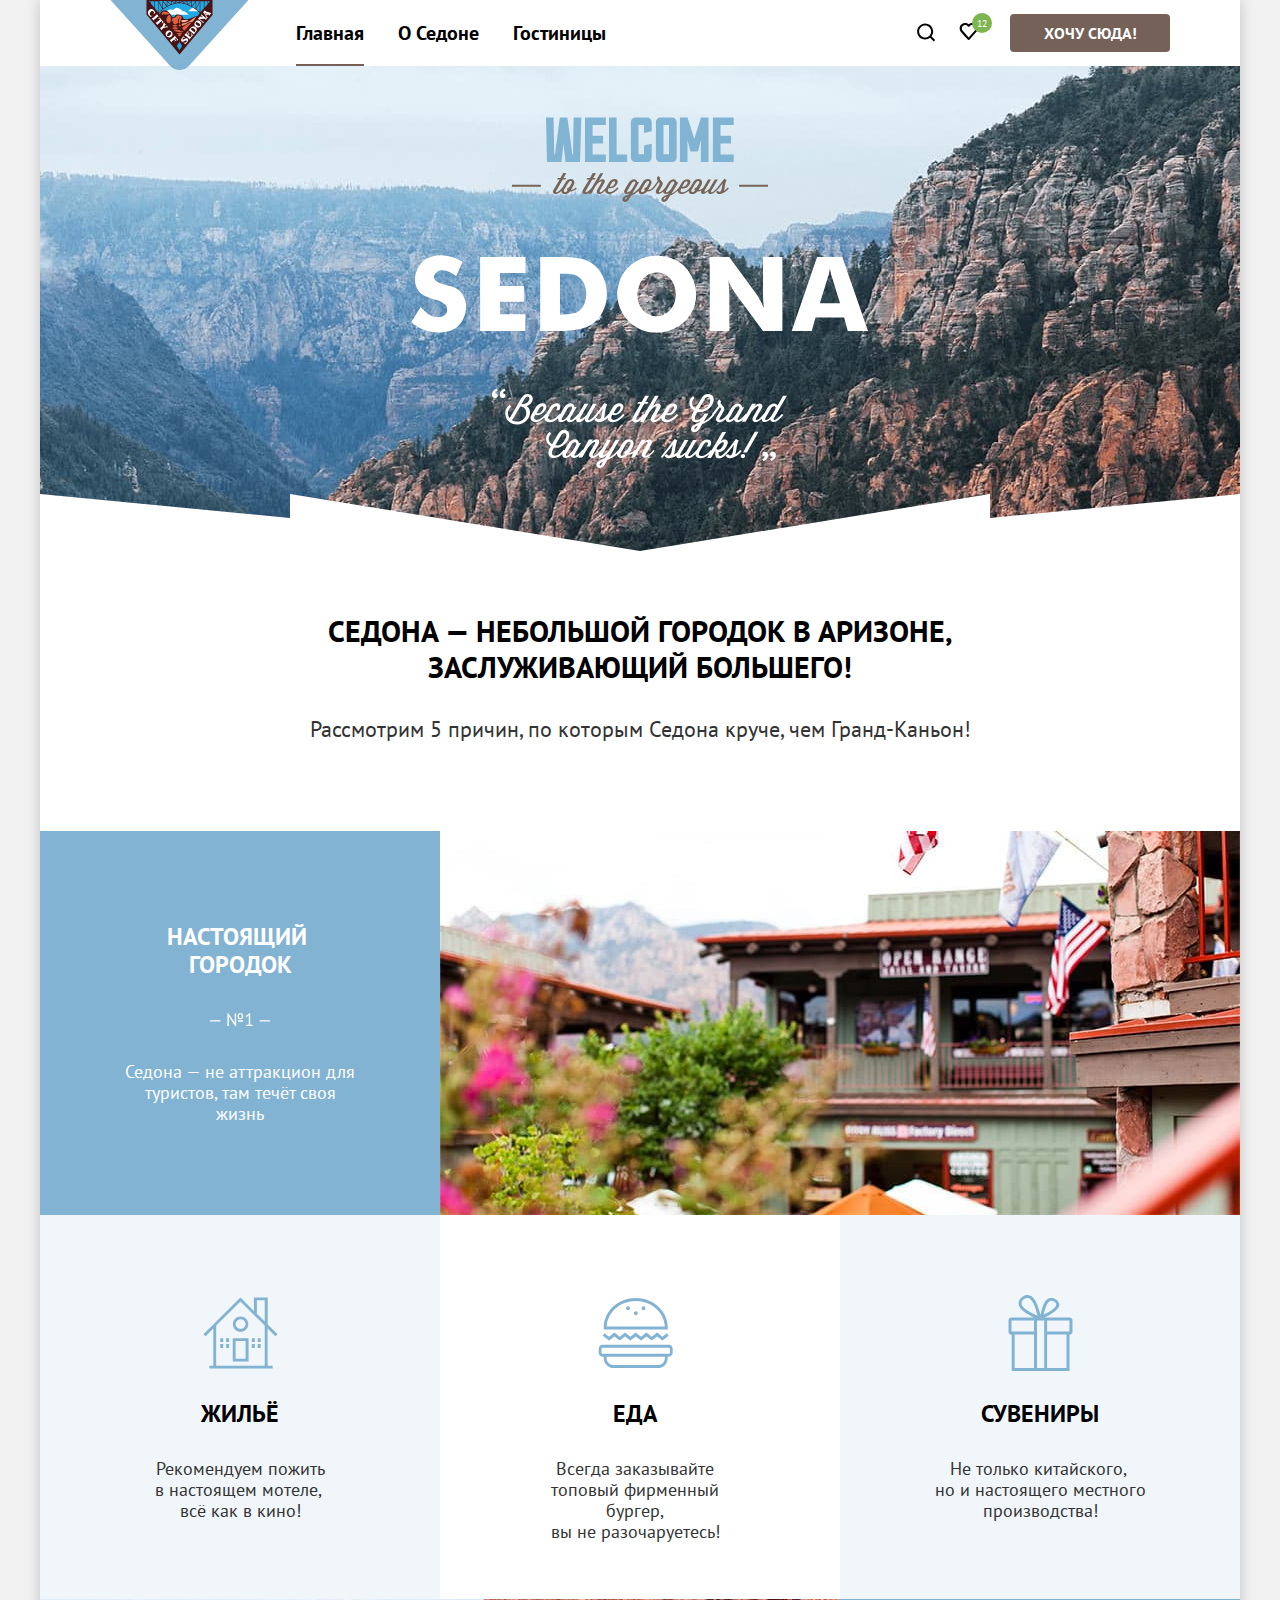
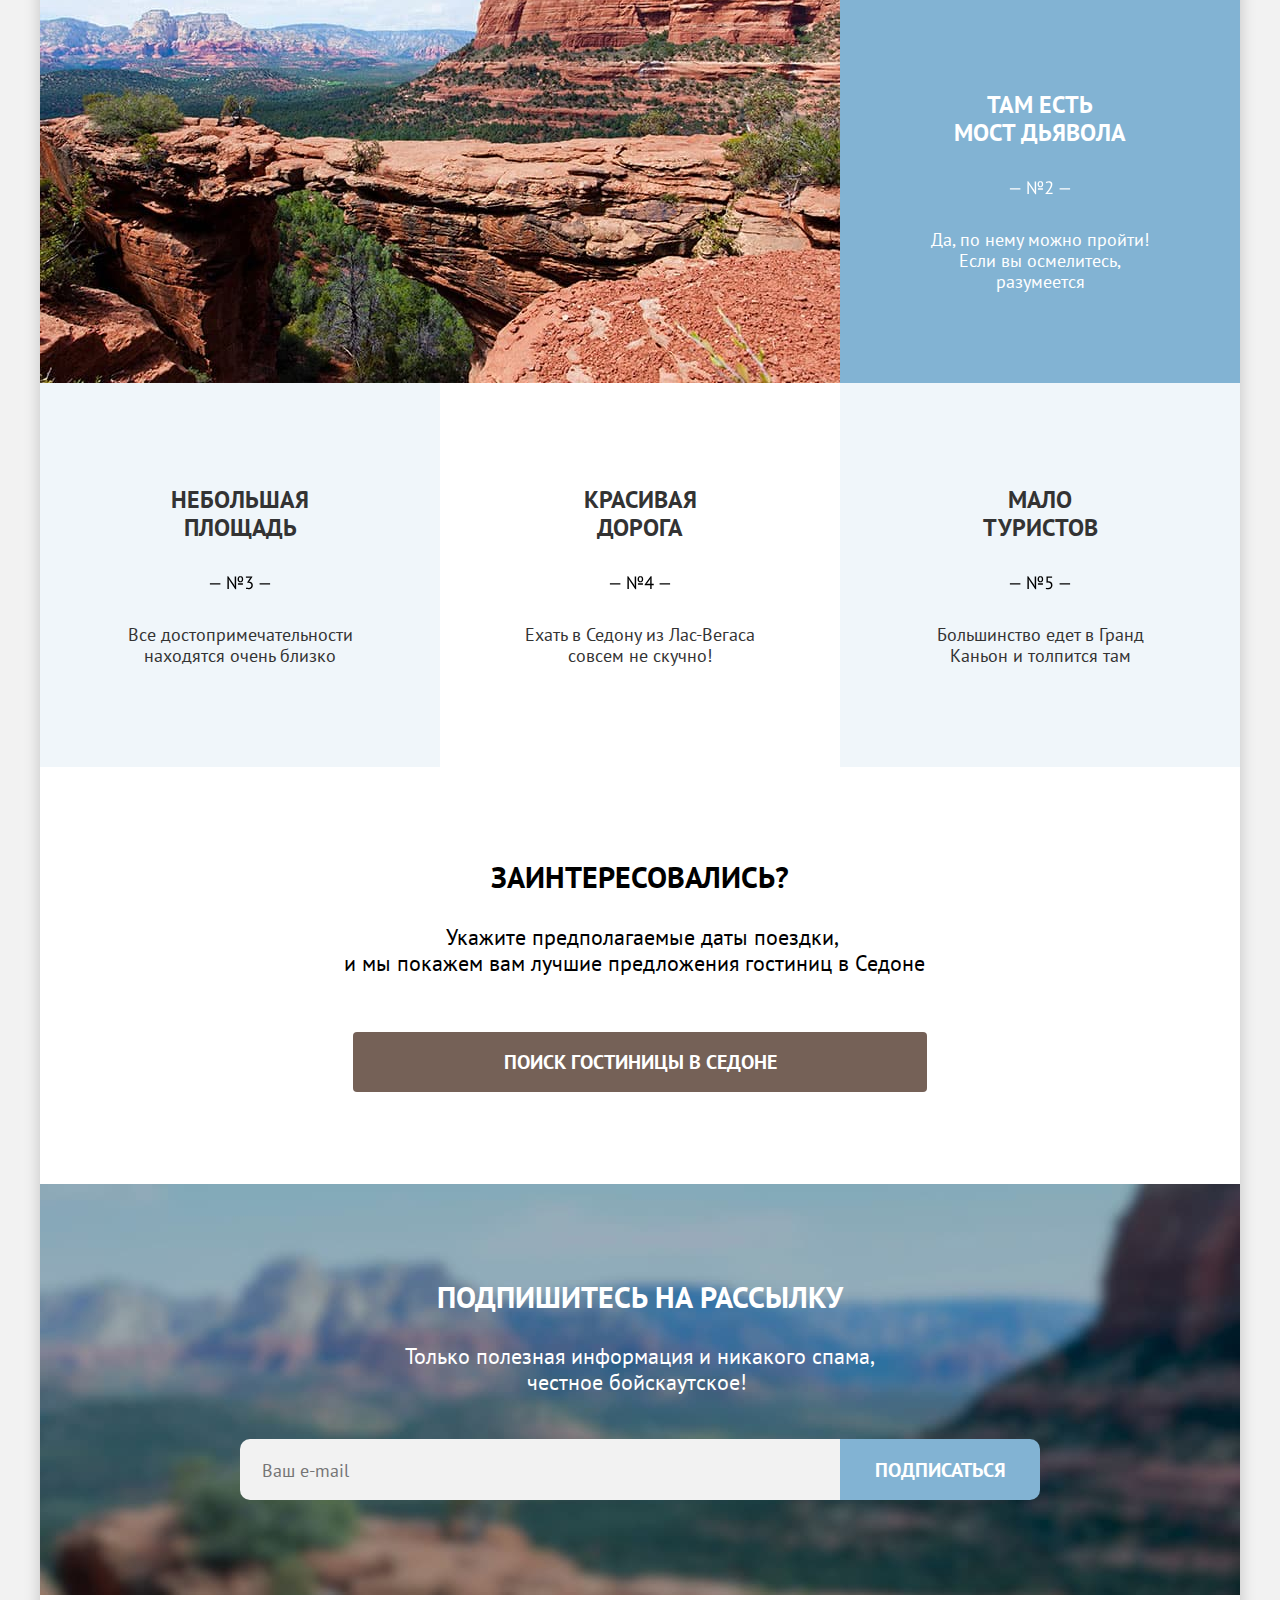
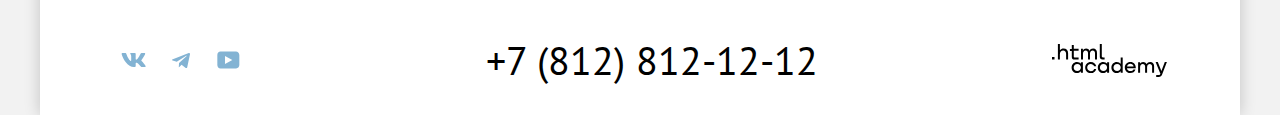
<file: index.html>
<!DOCTYPE html>
<html lang="ru">
  <head>
    <meta charset="utf-8">
    <title>HTML Academy: Седона</title>
    <link rel="stylesheet" href="./styles/styles.css">
    <link rel="icon" href="favicon.ico">
    <link rel="icon" type="image/png" sizes="32x32" href="images/favicon.png">
  </head>

<body>
  <div class="container">
    <header class="page-header">
      <nav class="navigation">
        <a class="navigation-logo">
          <img class="logo" src="images/sedona.svg" width="139" height="70" alt="Логотип сайта туристического городка СЕДОНА.">
        </a>
        <ul class="navigation-list">
          <li class="navigation-item">
            <a class="navigation-link navigation-link-index" href="index.html">Главная</a>
          </li>
          <li class="navigation-item">
            <a class="navigation-link" href="#">О Седоне</a>
          </li>
          <li class="navigation-item">
            <a class="navigation-link" href="catalog.html">Гостиницы</a>
          </li>
        </ul>
        <ul class="navigation-user-list">
          <li class="navigation-user-item">
            <a class="navigation-user-link" href="images/search.svg">
              <svg class="navigation-user-icon" aria-hidden="true" focusable="false" width="19" height="19" viewBox="0 0 19 19" fill="none" xmlns="http://www.w3.org/2000/svg">
                <path d="m18.159 17.05-3.711-3.7c1.003-1.3 1.705-3 1.705-4.9 0-4.4-3.61-8-8.023-8C3.718.45.107 4.15.107 8.55c0 4.4 3.61 8 8.023 8 1.805 0 3.51-.6 4.914-1.7l3.71 3.7 1.404-1.5ZM8.13 14.55c-3.31 0-6.017-2.7-6.017-6s2.708-6 6.017-6c3.31 0 6.017 2.7 6.017 6s-2.707 6-6.017 6Z" fill="#000"/></svg>
              <span class="visually-hidden">Поиск.</span>
            </a>
          </li>
          <li class="navigation-user-item">
            <a class="navigation-user-link navigation-counter" href="#">
              <svg class="navigation-user-icon" aria-hidden="true" focusable="false" width="19" height="17" viewBox="0 0 19 17" fill="none" xmlns="http://www.w3.org/2000/svg">
                <path d="M9.577 17c-.301 0-.602-.1-.803-.4-5.415-6.1-6.719-7.5-7.02-7.9C1.052 7.8.651 6.6.651 5.4c0-3 2.407-5.4 5.516-5.4 1.304 0 2.507.5 3.51 1.3C10.68.5 11.983 0 13.187 0c3.008 0 5.516 2.4 5.516 5.4 0 1.3-.502 2.5-1.304 3.4l-7.02 7.9c-.2.2-.401.3-.802.3ZM3.56 7.5c.3.4 3.51 4 6.117 6.9l6.218-7c.5-.5.701-1.2.701-2 0-1.8-1.504-3.3-3.309-3.3-1.003 0-2.006.5-2.708 1.3-.3.3-.601.4-.902.4-.3 0-.602-.2-.802-.4-.702-.8-1.705-1.3-2.708-1.3-1.805 0-3.31 1.5-3.31 3.3-.1.9.301 1.6.703 2.1-.1 0-.1 0 0 0Z" fill="#000"/></svg>
              <span class="navigation-user-counter">12</span>
              <span class="visually-hidden">Корзина.</span>
            </a>
          </li>
          <li class="navigation-item-button">
            <a class="button navigation-user-button" href="#">ХОЧУ СЮДА!</a>
          </li>
        </ul>
      </nav>
    </header>
    <main class="main-container main-index">
      <section class="intro">
        <h1 class="visually-hidden">Городок Седона.</h1>
        <img class="logo" src="images/welcome.svg" width="458" height="352" alt="Добро пожаловать в великолепный город Седона!.">
      </section>
      <section class="advantages">
        <h2 class="visually-hidden">Преимущества.</h2>
          <h2 class="advantages-lead-title">Седона — небольшой городок в Аризоне,<br> заслуживающий большего!</h2>
          <p class="advantages-lead-subtitle">Рассмотрим 5 причин, по которым Седона круче, чем Гранд-Каньон!</p>
          <ol class="advantages-list">
            <li class="advantages-item advantages-item-full">
              <div class="advantages-item-wrapper">
                <div class="advantages-item-text">
                  <h3 class="advantages-item-title">Настоящий&nbsp;<br>городок</h3>
                  <svg class="advantages-item-number" width="62" height="14" viewBox="0 0 62 14" fill="none" xmlns="http://www.w3.org/2000/svg">
                    <path d="M.886 7.15h10.512v1.332H.886V7.15Zm28.04.216h5.005v1.332h-5.004V7.366Zm-8.243-2.538-.972-1.89h-.072l.216 1.818V13h-1.44V.202h.792l5.688 8.334.918 1.8h.09l-.198-1.728V.4h1.44v12.798h-.828l-5.634-8.37Zm7.902-1.584c0-.54.072-1.002.216-1.386.144-.384.336-.702.576-.954a2.17 2.17 0 0 1 .882-.54 3.4 3.4 0 0 1 1.116-.18c.396 0 .762.054 1.098.162.348.108.642.282.882.522.252.24.45.558.594.954.144.384.216.858.216 1.422s-.072 1.044-.216 1.44a2.46 2.46 0 0 1-.594.936c-.24.24-.534.414-.882.522a3.57 3.57 0 0 1-1.098.162c-.396 0-.768-.054-1.116-.162a2.268 2.268 0 0 1-.882-.522 2.584 2.584 0 0 1-.576-.936c-.144-.396-.216-.876-.216-1.44Zm1.332 0c0 .72.126 1.236.378 1.548.264.312.624.468 1.08.468.228 0 .432-.03.612-.09.18-.072.33-.18.45-.324.132-.156.228-.36.288-.612.072-.264.108-.594.108-.99s-.036-.72-.108-.972c-.06-.264-.156-.468-.288-.612a.928.928 0 0 0-.45-.324 1.637 1.637 0 0 0-.612-.108c-.456 0-.816.144-1.08.432-.252.276-.378.804-.378 1.584Zm7.334 8.424h2.52V2.956l.18-1.062-.72.846-1.98 1.422-.684-.918 3.96-3.06h.648v11.484h2.466V13h-6.39v-1.332ZM50.597 7.15h10.512v1.332H50.597V7.15Z" fill="#fff"/></svg>
                  <p class="advantages-item-features">Седона — не аттракцион для туристов, там течёт своя жизнь</p>
                </div>
                <div class="advantages-item-pic">
                  <img src="images/town.jpg" width="800" height="384"  alt="Фотография городка.">
                </div>
              </div>
            <ul class="advantages-sublist">
              <li class="advantages-item advantages-housing">
                <div class="advantages-sublist-wrapper">
                  <div class="advantages-sublist-pic">
                    <img src="images/house.svg" width="75" height="76"  alt="Изображение домик.">
                  </div>
                  <h4 class="advantages-sublist-title">Жильё</h4>
                  <p class="advantages-description-desc">Рекомендуем пожить<br>в настоящем мотеле,&nbsp;<br>всё как в кино!</p>
                </div>
              </li>
              <li class="advantages-item advantages-meal">
                <div class="advantages-sublist-wrapper">
                  <div class="advantages-sublist-pic">
                    <img class="sublist-pic-meal" src="images/food.svg" width="75" height="76"  alt="Изображение бургера.">
                  </div>
                  <h4 class="advantages-sublist-title sublist-title-meal">Еда</h4>
                  <p class="advantages-description-desc">Всегда заказывайте<br>топовый фирменный бургер,<br>вы не разочаруетесь!</p>
                </div>
              </li>
              <li class="advantages-item advantages-souvenirs">
                <div class="advantages-sublist-wrapper">
                  <div class="advantages-sublist-pic">
                    <img src="images/gift.svg" width="75" height="76"  alt="Изображение подарка">
                  </div>
                  <h4 class="advantages-sublist-title">Сувениры</h4>
                  <p class="advantages-description-desc">Не только китайского,&nbsp;<br> но и настоящего местного производства!</p>
                </div>
              </li>
            </ul>
          </li>
          <li class="advantages-item advantages-item-full">
            <div class="advantages-item-wrapper">
              <div class="advantages-item-pic">
                <img src="images/mountains.jpg" width="800" height="384" alt="Фотография гор">
              </div>
              <div class="advantages-item-text">
                <h3 class="advantages-item-title">Там есть<br>Мост Дьяволa</h3>
                <svg class="advantages-item-number" width="62" height="14" viewBox="0 0 62 14" fill="none" xmlns="http://www.w3.org/2000/svg">
                  <path d="M.886 7.15h10.512v1.332H.886V7.15Zm28.04.216h5.005v1.332h-5.004V7.366Zm-8.243-2.538-.972-1.89h-.072l.216 1.818V13h-1.44V.202h.792l5.688 8.334.918 1.8h.09l-.198-1.728V.4h1.44v12.798h-.828l-5.634-8.37Zm7.902-1.584c0-.54.072-1.002.216-1.386.144-.384.336-.702.576-.954a2.17 2.17 0 0 1 .882-.54 3.4 3.4 0 0 1 1.116-.18c.396 0 .762.054 1.098.162.348.108.642.282.882.522.252.24.45.558.594.954.144.384.216.858.216 1.422s-.072 1.044-.216 1.44a2.46 2.46 0 0 1-.594.936c-.24.24-.534.414-.882.522a3.57 3.57 0 0 1-1.098.162c-.396 0-.768-.054-1.116-.162a2.268 2.268 0 0 1-.882-.522 2.584 2.584 0 0 1-.576-.936c-.144-.396-.216-.876-.216-1.44Zm1.332 0c0 .72.126 1.236.378 1.548.264.312.624.468 1.08.468.228 0 .432-.03.612-.09.18-.072.33-.18.45-.324.132-.156.228-.36.288-.612.072-.264.108-.594.108-.99s-.036-.72-.108-.972c-.06-.264-.156-.468-.288-.612a.928.928 0 0 0-.45-.324 1.637 1.637 0 0 0-.612-.108c-.456 0-.816.144-1.08.432-.252.276-.378.804-.378 1.584Zm13.418.018c0 .636-.12 1.29-.36 1.962-.228.66-.534 1.326-.918 1.998a19.573 19.573 0 0 1-1.26 1.98 47.953 47.953 0 0 1-1.404 1.818l-.882.774v.072l1.152-.198h3.924V13h-7.164v-.522c.264-.276.582-.618.954-1.026a28.92 28.92 0 0 0 1.152-1.35c.408-.504.804-1.032 1.188-1.584.396-.564.75-1.134 1.062-1.71a10.2 10.2 0 0 0 .774-1.71 4.976 4.976 0 0 0 .288-1.602c0-.588-.168-1.074-.504-1.458-.336-.396-.846-.594-1.53-.594-.456 0-.9.096-1.332.288-.432.18-.804.39-1.116.63l-.594-1.026c.42-.36.918-.642 1.494-.846a5.514 5.514 0 0 1 1.854-.306c.516 0 .972.078 1.368.234.396.144.732.354 1.008.63s.486.606.63.99c.144.372.216.78.216 1.224Zm7.262 3.888h10.512v1.332H50.597V7.15Z" fill="#fff"/></svg>
                <p class="advantages-item-features">Да, по нему можно пройти! Если вы осмелитесь, разумеется</p>
              </div>
            </div>
          </li>
          <li class="advantages-item advantages-area">
            <div class="advantages-wrapper-item">
              <h3 class="advantages-title">Небольшая Площадь</h3>
              <svg class="advantages-number" width="62" height="14" viewBox="0 0 62 14" fill="none" xmlns="http://www.w3.org/2000/svg">
                <path d="M.886 7.15h10.512v1.332H.886V7.15Zm28.04.216h5.005v1.332h-5.004V7.366Zm-8.243-2.538-.972-1.89h-.072l.216 1.818V13h-1.44V.202h.792l5.688 8.334.918 1.8h.09l-.198-1.728V.4h1.44v12.798h-.828l-5.634-8.37Zm7.902-1.584c0-.54.072-1.002.216-1.386.144-.384.336-.702.576-.954a2.17 2.17 0 0 1 .882-.54 3.4 3.4 0 0 1 1.116-.18c.396 0 .762.054 1.098.162.348.108.642.282.882.522.252.24.45.558.594.954.144.384.216.858.216 1.422s-.072 1.044-.216 1.44a2.46 2.46 0 0 1-.594.936c-.24.24-.534.414-.882.522a3.57 3.57 0 0 1-1.098.162c-.396 0-.768-.054-1.116-.162a2.268 2.268 0 0 1-.882-.522 2.584 2.584 0 0 1-.576-.936c-.144-.396-.216-.876-.216-1.44Zm1.332 0c0 .72.126 1.236.378 1.548.264.312.624.468 1.08.468.228 0 .432-.03.612-.09.18-.072.33-.18.45-.324.132-.156.228-.36.288-.612.072-.264.108-.594.108-.99s-.036-.72-.108-.972c-.06-.264-.156-.468-.288-.612a.928.928 0 0 0-.45-.324 1.637 1.637 0 0 0-.612-.108c-.456 0-.816.144-1.08.432-.252.276-.378.804-.378 1.584Zm9.602 8.712c.408 0 .786-.06 1.134-.18.348-.12.648-.294.9-.522a2.585 2.585 0 0 0 .81-1.908c0-.84-.252-1.464-.756-1.872-.492-.408-1.176-.612-2.052-.612h-1.332V6.34l2.592-3.996.828-.792-1.17.18h-3.564V.4h6.426v.522l-2.862 4.302-.63.522v.036l.612-.126c.48.012.924.102 1.332.27.408.156.762.39 1.062.702.3.3.534.666.702 1.098.168.42.252.9.252 1.44 0 .648-.114 1.224-.342 1.728-.228.504-.54.93-.936 1.278-.384.336-.84.594-1.368.774-.528.18-1.086.27-1.674.27-.54 0-1.026-.042-1.458-.126a6.109 6.109 0 0 1-1.134-.324l.378-1.278c.276.132.6.246.972.342.384.084.81.126 1.278.126ZM50.597 7.15h10.512v1.332H50.597V7.15Z" fill="#000"/></svg>
              <p class="advantages-text">Все достопримечательности находятся очень близко</p>
           </div>
          </li>
          <li class="advantages-item reasons-item-road">
            <div class="advantages-wrapper-item">
              <h3 class="advantages-title">Красивая<br>дорога</h3>
              <svg class="advantages-number" width="62" height="14" viewBox="0 0 62 14" fill="none" xmlns="http://www.w3.org/2000/svg">
                <path d="M.886 7.15h10.512v1.332H.886V7.15Zm28.04.216h5.005v1.332h-5.004V7.366Zm-8.243-2.538-.972-1.89h-.072l.216 1.818V13h-1.44V.202h.792l5.688 8.334.918 1.8h.09l-.198-1.728V.4h1.44v12.798h-.828l-5.634-8.37Zm7.902-1.584c0-.54.072-1.002.216-1.386.144-.384.336-.702.576-.954a2.17 2.17 0 0 1 .882-.54 3.4 3.4 0 0 1 1.116-.18c.396 0 .762.054 1.098.162.348.108.642.282.882.522.252.24.45.558.594.954.144.384.216.858.216 1.422s-.072 1.044-.216 1.44a2.46 2.46 0 0 1-.594.936c-.24.24-.534.414-.882.522a3.57 3.57 0 0 1-1.098.162c-.396 0-.768-.054-1.116-.162a2.268 2.268 0 0 1-.882-.522 2.584 2.584 0 0 1-.576-.936c-.144-.396-.216-.876-.216-1.44Zm1.332 0c0 .72.126 1.236.378 1.548.264.312.624.468 1.08.468.228 0 .432-.03.612-.09.18-.072.33-.18.45-.324.132-.156.228-.36.288-.612.072-.264.108-.594.108-.99s-.036-.72-.108-.972c-.06-.264-.156-.468-.288-.612a.928.928 0 0 0-.45-.324 1.637 1.637 0 0 0-.612-.108c-.456 0-.816.144-1.08.432-.252.276-.378.804-.378 1.584ZM44.739 9.13h-2.124V13H41.21V9.13h-5.544v-.594L41.643.202h.972V7.87h2.124v1.26ZM41.21 3.946l.18-1.476h-.054l-.63 1.224-2.538 3.438-.864.882 1.26-.144h2.646V3.946Zm9.386 3.204h10.512v1.332H50.597V7.15Z" fill="#000"/></svg>
              <p class="advantages-text advantages-text-city">Ехать в Седону из Лас-Вегаса совсем не скучно!</p>
            </div>
          </li>
          <li class="advantages-item advantages-tourists">
            <div class="advantages-wrapper-item">
              <h3 class="advantages-title">Мало<br>туристов</h3>
              <svg class="advantages-number" width="62" height="14" viewBox="0 0 62 14" fill="none" xmlns="http://www.w3.org/2000/svg">
                <path d="M.886 7.15h10.512v1.332H.886V7.15Zm28.04.216h5.005v1.332h-5.004V7.366Zm-8.243-2.538-.972-1.89h-.072l.216 1.818V13h-1.44V.202h.792l5.688 8.334.918 1.8h.09l-.198-1.728V.4h1.44v12.798h-.828l-5.634-8.37Zm7.902-1.584c0-.54.072-1.002.216-1.386.144-.384.336-.702.576-.954a2.17 2.17 0 0 1 .882-.54 3.4 3.4 0 0 1 1.116-.18c.396 0 .762.054 1.098.162.348.108.642.282.882.522.252.24.45.558.594.954.144.384.216.858.216 1.422s-.072 1.044-.216 1.44a2.46 2.46 0 0 1-.594.936c-.24.24-.534.414-.882.522a3.57 3.57 0 0 1-1.098.162c-.396 0-.768-.054-1.116-.162a2.268 2.268 0 0 1-.882-.522 2.584 2.584 0 0 1-.576-.936c-.144-.396-.216-.876-.216-1.44Zm1.332 0c0 .72.126 1.236.378 1.548.264.312.624.468 1.08.468.228 0 .432-.03.612-.09.18-.072.33-.18.45-.324.132-.156.228-.36.288-.612.072-.264.108-.594.108-.99s-.036-.72-.108-.972c-.06-.264-.156-.468-.288-.612a.928.928 0 0 0-.45-.324 1.637 1.637 0 0 0-.612-.108c-.456 0-.816.144-1.08.432-.252.276-.378.804-.378 1.584Zm9.224 8.712c.828 0 1.512-.24 2.052-.72s.81-1.176.81-2.088c0-.876-.27-1.53-.81-1.962-.528-.432-1.26-.648-2.196-.648l-1.512.09V.4H43.1v1.332h-4.266v3.582l.774-.036c1.188.012 2.124.342 2.808.99.684.648 1.026 1.578 1.026 2.79 0 .672-.114 1.272-.342 1.8-.228.516-.54.948-.936 1.296-.384.348-.84.612-1.368.792-.528.18-1.092.27-1.692.27-.54 0-.996-.03-1.368-.09a5.54 5.54 0 0 1-1.044-.27l.378-1.224c.276.108.57.192.882.252.324.048.72.072 1.188.072ZM50.597 7.15h10.512v1.332H50.597V7.15Z" fill="#000"/></svg>
              <p class="advantages-text">Большинство едет в Гранд Каньон и толпится там</p>
            </div>
          </li>
        </ol>
      </section>
      <section class="appointment">
        <h2 class="appointment-title">Заинтересовались?</h2>
        <p class="appointment-interested">&nbsp;Укажите предполагаемые даты поездки,<br>и мы покажем вам лучшие предложения гостиниц в Седоне&nbsp;&nbsp;</p>
        <a class="button appointment-button" href="#">ПОИСК ГОСТИНИЦЫ В СЕДОНЕ</a>
      </section>
      <section class="newsletter">
        <h2 class="newsletter-title">Подпишитесь на рассылку</h2>
        <p class="newsletter-text">Только полезная информация и никакого спама,<br>честное бойскаутское!&nbsp;</p>
        <form class="newsletter-form" action="https://echo.htmlacademy.ru/" method="post">
          <label class="visually-hidden" for="newsletter-email">Email</label>
            <input class="field-email" placeholder="Ваш e-mail" type="email" name="newsletter-email" id="newsletter-email" required>
          <button class="button button-email" type="submit">Подписаться</button>
        </form>
      </section>
    </main>
    <footer class="page-footer">
      <div class="page-footer-container">
        <div class="footer-social">
          <h3 class="visually-hidden">Социальные сети.</h3>
          <ul class="footer-social-list">
            <li class="footer-social-item">
              <a class="footer-social-link" href="https://vk.com/htmlacademy">
                <svg class="footer-social-vk" aria-hidden="true" focusable="false" width="25" height="14" fill="none" xmlns="http://www.w3.org/2000/svg">
                  <path fill-rule="evenodd" clip-rule="evenodd" d="M24.116.948c.166-.546 0-.948-.795-.948h-2.625c-.668 0-.976.347-1.143.73 0 0-1.335 3.196-3.226 5.272-.612.602-.89.793-1.224.793-.167 0-.418-.191-.418-.738V.948c0-.656-.184-.948-.74-.948H9.817C9.4 0 9.15.304 9.15.593c0 .621.946.765 1.043 2.513v3.798c0 .833-.153.984-.487.984-.89 0-3.055-3.211-4.34-6.885C5.116.288 4.865 0 4.193 0H1.566c-.75 0-.9.347-.9.73 0 .682.89 4.07 4.145 8.551C6.981 12.341 10.036 14 12.82 14c1.67 0 1.875-.368 1.875-1.003v-2.313c0-.737.158-.884.687-.884.39 0 1.057.192 2.615 1.667C19.776 13.216 20.07 14 21.071 14h2.625c.75 0 1.126-.368.91-1.096-.238-.724-1.088-1.775-2.215-3.022-.612-.71-1.53-1.475-1.809-1.858-.389-.491-.278-.71 0-1.147 0 0 3.2-4.426 3.533-5.929h.001Z"/></svg>
                <span class="visually-hidden">Vkontakte.</span>
              </a>
            </li>
            <li class="footer-social-item">
              <a class="footer-social-link" href="https://t.me/htmlacademy">
                <svg class="footer-social-telegram" aria-hidden="true" focusable="false" width="18" height="16" fill="none" xmlns="http://www.w3.org/2000/svg">
                  <path d="M16.785.1.84 6.247c-1.088.438-1.08 1.045-.2 1.316L4.735 8.84l9.472-5.976c.448-.273.857-.126.52.172L7.053 9.962H7.05h.002l-.283 4.22c.414 0 .597-.19.829-.413l1.988-1.934 4.136 3.055c.762.42 1.31.204 1.5-.706L17.938 1.39C18.216.276 17.513-.229 16.785.1Z"/></svg>
                <span class="visually-hidden">Telegram.</span>
              </a>
            </li>
            <li class="footer-social-item">
              <a class="footer-social-link" href="https://www.youtube.com/user/htmlacademyru">
                <svg class="footer-social-youtube" aria-hidden="true" focusable="false" width="23" height="18" fill="none" xmlns="http://www.w3.org/2000/svg">
                  <path d="M18.94.5H3.507C1.647.5.333 2.094.333 3.9v10.094c0 1.912 1.314 3.506 3.174 3.506H19.16c1.642 0 3.174-1.594 3.174-3.4V3.9C22.114 2.094 20.801.5 18.94.5ZM7.995 13.037V4.963L15.328 9l-7.333 4.037Z"/></svg>
                <span class="visually-hidden">Youtube.</span>
              </a>
            </li>
          </ul>
        </div>
        <section class="contact-info">
          <h3 class="visually-hidden">Телефон.</h3>
            <a class="contact-phone" href="tel:+7(812)812-12-12">+7 (812) 812-12-12</a>
        </section>
        <div class="footer-logo-htmlacademy">
          <a class="logo-htmlacademy" href="https://htmlacademy.ru/">
          <svg class="htmlacademy-logo-icon" width="115" height="33" viewBox="0 0 115 33" fill="none" xmlns="http://www.w3.org/2000/svg">
            <path d="M0 12.9v2.6h2.5v-2.6H0ZM11.6 4.5c-1.6 0-2.8.7-3.6 1.7h-.1V0h-2v15.5h2v-5.3c0-2.1 1.3-3.6 3.3-3.6 1.8 0 2.9 1.4 2.9 3.2v5.7h2V9.4c.1-3-1.8-4.9-4.5-4.9ZM26.6 4.8h-4.8V1.1h-2v3.8h-1.9v2h1.9v6c0 1.7 1 2.7 2.7 2.7h4.1v-2h-3.7c-.7 0-1.1-.4-1.1-1.1V6.8h4.8v-2ZM41.1 4.6c-1.6 0-2.9.8-3.5 2.1h-.1c-.6-1.2-1.8-2.1-3.4-2.1-1.4 0-2.5.8-3.1 1.8h-.1V4.8H29v10.6h2V10c0-2 1-3.5 2.6-3.5 1.5 0 2.4 1 2.4 2.6v6.3h2V9.8c0-2.4 1.4-3.3 2.6-3.3 1.5 0 2.4 1 2.4 2.6v6.3h2V8.9c.1-2.5-1.4-4.3-3.9-4.3ZM47.8 12.7c0 1.7 1 2.7 2.8 2.7h2v-2h-1.7c-.7 0-1.1-.4-1.1-1.1V0h-2v12.7ZM28.9 19.7c-.9-1.1-2.2-1.8-3.9-1.8-3.1 0-5.4 2.3-5.4 5.6s2.3 5.6 5.4 5.6c1.8 0 3-.8 3.8-1.9h.1v1.6h2V18.2h-2v1.5Zm-3.6 7.4c-2.2 0-3.6-1.6-3.6-3.6s1.4-3.6 3.6-3.6 3.6 1.6 3.6 3.6c0 1.9-1.4 3.6-3.6 3.6ZM44.2 22c-.5-2.4-2.6-4.1-5.4-4.1-3.4 0-5.6 2.5-5.6 5.6 0 3.1 2.2 5.6 5.6 5.6 2.8 0 4.9-1.8 5.4-4.2h-2.1c-.4 1.3-1.7 2.3-3.3 2.3-2.2 0-3.6-1.6-3.6-3.6s1.4-3.6 3.6-3.6c1.6 0 2.8 1 3.3 2.2h2.1V22ZM55.1 19.7c-.9-1.1-2.2-1.8-3.9-1.8-3.1 0-5.4 2.3-5.4 5.6s2.3 5.6 5.4 5.6c1.8 0 3-.8 3.8-1.9h.1v1.6h2V18.2h-2v1.5Zm-3.6 7.4c-2.2 0-3.6-1.6-3.6-3.6s1.4-3.6 3.6-3.6 3.6 1.6 3.6 3.6c0 1.9-1.5 3.6-3.6 3.6ZM68.7 19.8c-.9-1.1-2.2-1.9-3.9-1.9-3.1 0-5.4 2.3-5.4 5.6s2.2 5.6 5.4 5.6c1.7 0 3-.8 3.8-1.8h.1v1.5h2V13.4h-2v6.4Zm-3.6 7.3c-2.2 0-3.6-1.6-3.6-3.6s1.4-3.6 3.6-3.6 3.6 1.6 3.6 3.6c-.1 2-1.5 3.6-3.6 3.6ZM78.3 17.9c-3.3 0-5.5 2.5-5.5 5.6 0 3 2.1 5.6 5.5 5.6 2.5 0 4.5-1.3 5.2-3.6h-2.1c-.5 1-1.6 1.6-3 1.6-1.9 0-3.3-1.3-3.4-2.9h8.8c.2-3.6-2-6.3-5.5-6.3Zm0 1.9c1.7 0 3 1 3.3 2.6h-6.5c.3-1.5 1.5-2.6 3.2-2.6ZM98.2 17.9c-1.6 0-2.9.8-3.6 2h-.1c-.6-1.2-1.8-2-3.4-2-1.4 0-2.5.7-3.1 1.8v-1.5h-1.9v10.6h2v-5.4c0-2 1-3.4 2.6-3.5 1.5 0 2.4 1 2.4 2.6v6.3h2v-5.6c0-2.4 1.4-3.3 2.6-3.3 1.5 0 2.4 1 2.4 2.6v6.3h2v-6.5c.1-2.6-1.4-4.4-3.9-4.4ZM109.4 27l-3.6-8.9h-2.2l4.8 11.6c-.3.9-.7 1.2-1.7 1.2h-2.5v2h2.5c1.8 0 2.8-.8 3.5-2.6l4.7-12.2h-2.1l-3.4 8.9Z"/></svg>
          <span class="visually-hidden">Логотип HTML-academy.</span>
          </a>
        </div>
      </div>
    </footer>
<!--Modal window-->
    <div class="modal-container modal-container-close">
      <div class="modal modal-search">
        <button class="modal-close-button" type="button">
          <span class="visually-hidden">Закрыть.</span>
        </button>
      <section class="modal-content">
        <form class="modal-content" action="https://echo.htmlacademy.ru/" method="post">
          <h2 class="modal-title">Поиск гостиницы в Седоне</h2>
          <div class="form-arrival-date">
            <label class="form-date-title" for="arrival-date">Дата Заезда:</label>
            <div class="field-date-button">
              <div class="field-input-arrival-date">
                <input class="field-input-date" id="arrival-date" type="text"  placeholder="Укажите дату">
                <button class="data-button" type="button">
                  <span class="visually-hidden">Календарь.</span>
                </button>
              </div>
              <p class="appointment-info">Мы не можем отправить вас в прошлое.</p>
            </div>
          </div>
          <div class="form-arrival-date">
            <label class="form-date-title" for="arrival-date">Дата Выезда:</label>
              <div class="field-date-button">
                <div class="field-input-arrival-date">
                  <input class="field-input-date" id="departure" type="text"  placeholder="Укажите дату">
                  <button class="data-button" type="button">
                    <span class="visually-hidden">Календарь.</span>
                  </button>
                </div>
                <p class="appointment-info-date">На эти даты есть свободные номера. Пока есть.</p>
              </div>
          </div>
          <div class="form-quantity">
            <div class="form-quantity-adults">
            <label class="form-label-quantity" for="appointment-date">Взрослые:</label>
              <div class="quantity-wrapper">
                <button class="btn-minus-plus" type="button">
                  <svg class="icon-minus" width="13" height="13" viewBox="0 0 13 1" fill="none" xmlns="http://www.w3.org/2000/svg">
                    <path opacity=".3" d="M0 0v1h13V0H0Z"/></svg>
                </button>
                <input class="visiters-number" id="appointment-date" name="abuld" type="text" value="2">
                <button class="btn-minus-plus">
                  <svg class="icon-plus" width="13" height="13" viewBox="0 0 13 13" fill="none" xmlns="http://www.w3.org/2000/svg">
                    <path d="M13 6H7V0H6v6H0v1h6v6h1V7h6V6Z"/></svg>
                </button>
              </div>
            </div>
            <div class="form-quantity-children">
              <label class="form-label-children" for="appointment-date">Дети:</label>
              <div class="tooltip">
                <button class="tooltip-toggle" type="button" aria-labelledby="tooltip-label">
                  <svg width="1" height="9" viewBox="0 0 1 9" fill="none" xmlns="http://www.w3.org/2000/svg"><g clip-path="url(#a)" fill="#fff">
                    <path d="M0 9h1V3H0v6Zm1-9H0v1h1V0Z"/></g><defs><clipPath id="a"><path fill="#fff" d="M0 0h1v9H0z"/></clipPath></defs></svg>
                </button>
                <span class="tooltip-text" role="tooltip" id="tooltip-label">Укажите количество детей, которые будут с вами, возраст которых от 6 до 18 лет. Дети до 6 лет размещаются бесплатно.</span>
              </div>
            <div class="quantity-wrapper">
              <button class="btn-minus-plus" type="button">
              <svg class="icon-minus" width="13" height="13" viewBox="0 0 13 1" fill="none" xmlns="http://www.w3.org/2000/svg">
                <path opacity=".3" d="M0 0v1h13V0H0Z"/></svg>
              </button>
              <input class="visiters-number" type="text" value="1" >
              <button class="btn-minus-plus">
                <svg class="icon-plus" width="13" height="13" viewBox="0 0 13 13" fill="none" xmlns="http://www.w3.org/2000/svg">
                  <path d="M13 6H7V0H6v6H0v1h6v6h1V7h6V6Z"/></svg>
              </button>
            </div>
            </div>
          </div>
          <button class="button button-search">Найти</button>
        </form>
      </section>
    </div>
  </div>
  </div>
</body>
</html>
</file>
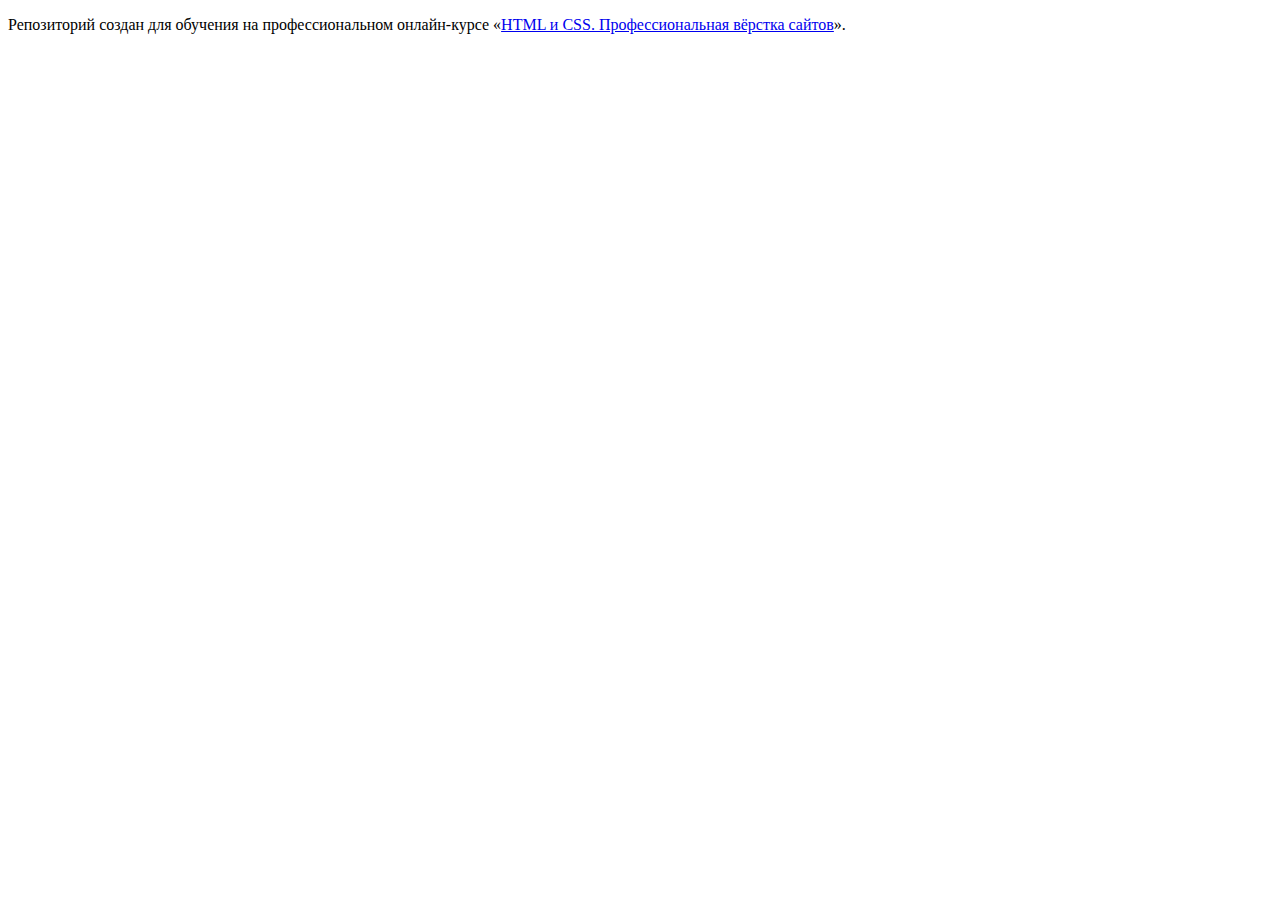
<file: 1/index.html>
<!DOCTYPE html>
<html lang="ru">
  <head>
    <meta charset="utf-8">
    <title>HTML Academy: Седона</title>
    <base href="https://htmlacademy-htmlcss.github.io/1587461-sedona-34/1/">
</head>
  <body>

    <p>Репозиторий создан для обучения на профессиональном онлайн‑курсе «<a href="https://htmlacademy.ru/intensive/htmlcss">HTML и CSS. Профессиональная вёрстка сайтов</a>».</p>

  </body>
</html>
</file>
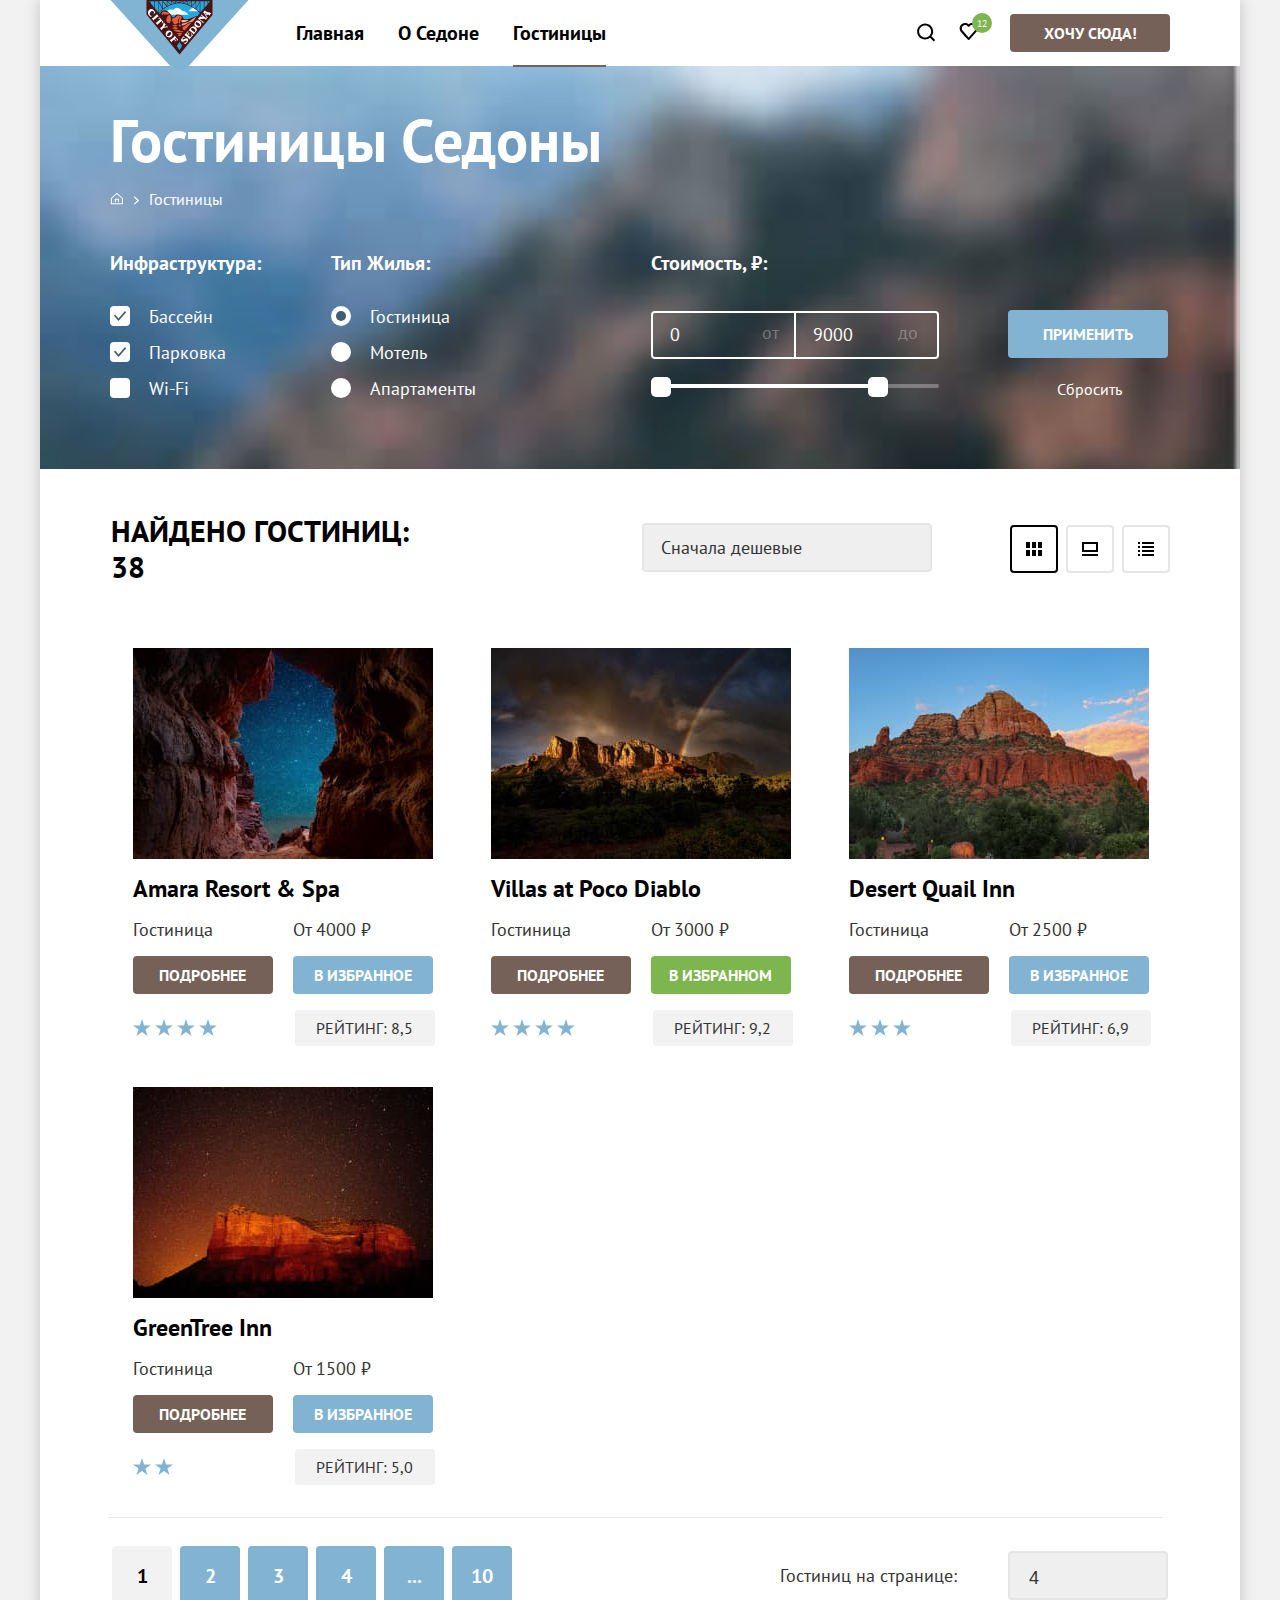
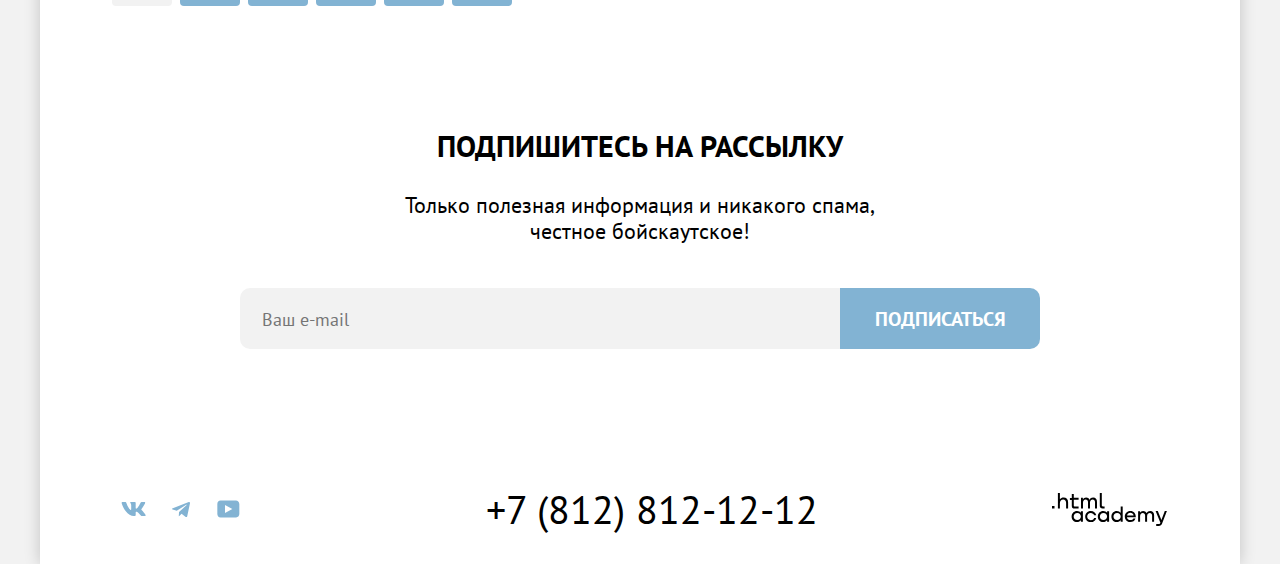
<file: catalog.html>
<!DOCTYPE html>
<html lang="ru">
 <head>
   <meta charset="utf-8">
   <title>SEDONA Каталог</title>
   <link rel="stylesheet" href="./styles/styles.css">
 </head>

 <body>
  <div class="container">
    <header class="page-header">
     <nav class="navigation">
      <a class="navigation-logo" href="index.html">
        <img class="logo" src="images/sedona.svg" width="139" height="70" alt="Логотип СЕДОНА.">
      </a>
      <ul class="navigation-list">
        <li class="navigation-item">
          <a class="navigation-link" href="index.html">Главная</a>
        </li>
        <li class="navigation-item">
          <a class="navigation-link" href="#">О Седоне</a>
        </li>
        <li class="navigation-item">
          <a class="navigation-link navigation-link-current" href="Catalog.html">Гостиницы</a>
        </li>
      </ul>
      <ul class="navigation-user-list">
        <li class="navigation-user-item">
          <a class="navigation-user-link" href="images/search.svg">
            <svg class="navigation-user-icon" aria-hidden="true" focusable="false" width="19" height="19" viewBox="0 0 19 19" fill="none" xmlns="http://www.w3.org/2000/svg">
              <path d="m18.159 17.05-3.711-3.7c1.003-1.3 1.705-3 1.705-4.9 0-4.4-3.61-8-8.023-8C3.718.45.107 4.15.107 8.55c0 4.4 3.61 8 8.023 8 1.805 0 3.51-.6 4.914-1.7l3.71 3.7 1.404-1.5ZM8.13 14.55c-3.31 0-6.017-2.7-6.017-6s2.708-6 6.017-6c3.31 0 6.017 2.7 6.017 6s-2.707 6-6.017 6Z" fill="#000"/></svg>
            <span class="visually-hidden">Поиск.</span>
          </a>
        </li>
        <li class="navigation-user-item">
          <a class="navigation-user-link navigation-counter" href="#">
            <svg class="navigation-user-icon" aria-hidden="true" focusable="false" width="19" height="17" viewBox="0 0 19 17" fill="none" xmlns="http://www.w3.org/2000/svg">
              <path d="M9.577 17c-.301 0-.602-.1-.803-.4-5.415-6.1-6.719-7.5-7.02-7.9C1.052 7.8.651 6.6.651 5.4c0-3 2.407-5.4 5.516-5.4 1.304 0 2.507.5 3.51 1.3C10.68.5 11.983 0 13.187 0c3.008 0 5.516 2.4 5.516 5.4 0 1.3-.502 2.5-1.304 3.4l-7.02 7.9c-.2.2-.401.3-.802.3ZM3.56 7.5c.3.4 3.51 4 6.117 6.9l6.218-7c.5-.5.701-1.2.701-2 0-1.8-1.504-3.3-3.309-3.3-1.003 0-2.006.5-2.708 1.3-.3.3-.601.4-.902.4-.3 0-.602-.2-.802-.4-.702-.8-1.705-1.3-2.708-1.3-1.805 0-3.31 1.5-3.31 3.3-.1.9.301 1.6.703 2.1-.1 0-.1 0 0 0Z" fill="#000"/></svg>
            <span class="navigation-user-counter">12</span>
            <span class="visually-hidden">Корзина.</span>
          </a>
        </li>
        <li class="navigation-item-button">
          <a class="button navigation-user-button" href="#">ХОЧУ СЮДА!</a>
        </li>
      </ul>
    </nav>
  </header>
  <main class="main-container">
    <div class="catalog-filter-container">
      <h1 class="catalog-title">Гостиницы Седоны</h1>
      <ul class="breadcrumbs">
        <li class="breadcrumbs-item">
          <a class="breadcrumbs-link" href="index.html">
            <svg class="breadcrumbs-link-index" width="13" height="13" viewBox="0 0 13 13" fill="none" xmlns="http://www.w3.org/2000/svg">
              <path fill-rule="evenodd" clip-rule="evenodd" d="m.871 6.15 6-5.5 6 5.5v6.2h-12v-6.2Zm1 .4v4.8h10v-4.8l-5-4.5-5 4.5Zm4 3.8h-1v-3.5h4v3.5h-1v-2.5h-2v2.5Z"/></svg>
            <span class="visually-hidden">Главная.</span>
          </a>
          <svg class="breadcrumbs-link-icon" width="6" height="9" viewBox="0 0 6 9" fill="none" xmlns="http://www.w3.org/2000/svg">
            <path d="m5.76 4.075-3.8-3.4c-.2-.2-.6-.2-.9 0-.3.2-.2.6 0 .8l3.3 3-3.2 3c-.2.2-.2.6 0 .8 0 .1.3.2.4.2.1 0 .3-.1.4-.2l3.8-3.4c.3-.2.3-.6 0-.8Z" fill="#fff"/></svg>
        </li>
        <li class="breadcrumbs-item">
          <a class="breadcrumbs-link">Гостиницы</a>
        </li>
      </ul>
      <section class="catalog-filter">
        <h2 class="visually-hidden">Фильтр гостиниц.</h2>
        <form class="catalog-filter">
          <fieldset class="catalog-filter-group">
            <legend class="catalog-filter-title">Инфраструктура:</legend>
            <ul class="catalog-filter-list">
              <li class="catalog-filter-item">
                <label class="control">
                  <input class="visually-hidden control-input" type="checkbox" name="infrastructure" checked>
                  <span class="control-infrastructure"></span>
                  <span class="control-label">Басcейн</span>
                </label>
              </li>
              <li class="catalog-filter-item">
                <label class="control">
                  <input class="visually-hidden control-input" type="checkbox" name="infrastructure" checked>
                  <span class="control-infrastructure"></span>
                  <span class="control-label">Парковка</span>
                </label>
              </li>
              <li class="catalog-filter-item">
                <label class="control">
                  <input class="visually-hidden control-input" type="checkbox" name="infrastructure">
                    <span class="control-infrastructure"></span>
                    <span class="control-label">Wi-Fi</span>
                </label>
              </li>
            </ul>
          </fieldset>
          <fieldset class="catalog-filter-group">
            <legend class="catalog-filter-title">Тип Жилья:</legend>
            <ul class="catalog-filter-list">
              <li class="catalog-filter-item">
                <label class="control">
                  <input class="visually-hidden control-input-type" type="radio" name="type-of-housing" checked>
                  <span class="control-type"></span>
                  <span class="control-label">Гостиница</span>
                </label>
              </li>
              <li class="catalog-filter-item">
                <label class="control">
                  <input class="visually-hidden control-input-type" type="radio" name="type-of-housing">
                  <span class="control-type"></span>
                  <span class="control-label">Мотель</span>
                </label>
              </li>
              <li class="catalog-filter-item">
                <label class="control">
                  <input class="visually-hidden control-input-type" type="radio" name="type-of-housing">
                  <span class="control-type"></span>
                  <span class="control-label">Апартаменты</span>
                </label>
              </li>
            </ul>
          </fieldset>
          <fieldset class="catalog-filter-group">
            <legend class="catalog-filter-title">Стоимость, ₽:</legend>
            <div class="range">
              <div class="range-wrapper-inputs">
                <label class="catalog-filter-label catalog-filter-label-from">
                  <input class="range-input-from" type="text" value="0" name="min-price">
                  <span class="range-from">от</span>
                </label>
                <label class="catalog-filter-label catalog-filter-label-before">
                  <input class="range-input-before" type="text" value="9000" name="max-price">
                  <span class="range-before">до</span>
                </label>
              </div>
            </div>
            <div class="range">
              <div class="range-scale">
                <div class="range-bar" style="left: 0; width: 237px">
                  <button class="range-toggle toggle-min" type="button">
                    <span class="visually-hidden">Изменить минимальную цену.</span>
                  </button>
                  <button class="range-toggle toggle-max" type="button">
                    <span class="visually-hidden">Изменить максимальную цену.</span>
                  </button>
                </div>
              </div>
            </div>
          </fieldset>
            <div class="catalog-filter-button">
              <button class="button button-submit" type="submit">Применить</button>
              <button class="button button-reset" type="reset">Сбросить</button>
            </div>
        </form>
      </section>
    </div>
    <section class="results">
      <div class="sorting-container">
        <h2 class="sorting-container-title">Найдено гостиниц: <span>38</span></h2>
        <select class="select-control" aria-label="Сортировка">
          <option value="cheap">Сначала дешeвые</option>
          <option value="expensive">Сначала дорогие</option>
        </select>
        <div class="sorting-card-wrapper">
          <a class="card-grid-toggle card-grid-toggle-current" href="#">
            <span class="visually-hidden">Показать карточки.</span>
            <svg aria-hidden="true" focusable="false" width="16" height="14" viewBox="0 0 16 14" fill="none" xmlns="http://www.w3.org/2000/svg">
              <path d="M4 0H0v6h4V0ZM16 0h-4v6h4V0ZM10 0H6v6h4V0ZM4 8H0v6h4V8ZM16 8h-4v6h4V8ZM10 8H6v6h4V8Z" fill="#000"/></svg>
          </a>
          <a class="card-grid-toggle" href="#">
            <span class="visually-hidden">Показать по одной.</span>
            <svg aria-hidden="true" focusable="false" width="16" height="14" viewBox="0 0 16 14" fill="none" xmlns="http://www.w3.org/2000/svg">
              <path d="M16 12H0v2h16v-2ZM14 2v6H2V2h12Zm2-2H0v10h16V0Z" fill="#000"/></svg>
          </a>
          <a class="card-grid-toggle" href="#">
            <span class="visually-hidden">Показать список.</span>
            <svg aria-hidden="true" focusable="false" width="16" height="14" viewBox="0 0 16 14" fill="none" xmlns="http://www.w3.org/2000/svg">
              <path d="M2 0H0v2h2V0ZM16 0H4v2h12V0ZM2 4H0v2h2V4ZM16 4H4v2h12V4ZM2 8H0v2h2V8ZM16 8H4v2h12V8ZM2 12H0v2h2v-2ZM16 12H4v2h12v-2Z" fill="#000"/></svg>
          </a>
        </div>
      </div>
    </section>
     <h2 class="visually-hidden">Найденные гостиницы.</h2>
    <ul class="results-list">
      <li class="results-item">
        <a class="results-card-link" href="product.html">
          <figure class="results-card">
            <img class="results-card-image" src="images/catalog-hotels/hotel-1.jpg" width="300" height="211" alt="Amara Resort & Spa.">
          </figure>
          <h3 class="results-card-title">Amara Resort & Spa</h3>
        </a>
        <div class="results-card-price">
          <p class="results-card-price">Гостиница</p>
          <span class="results-card-price">От 4000 ₽</span>
        </div>
        <div class="results-card-button">
          <a class="button button-detailed" href="#">Подробнее</a>
          <a class="button button-choice" href="#">В избранное</a>
        </div>
        <div class="results-card-image-inner">
          <div class="results-card-star">
            <svg aria-hidden="true" focusable="false" width="18" height="17" viewBox="0 0 18 17" fill="none" xmlns="http://www.w3.org/2000/svg">
              <path d="m9 0 2.1 6.5H18l-5.6 4 2.2 6.5L9 13l-5.6 4 2.2-6.5-5.6-4h6.9L9 0Z" fill="#83B3D3"/></svg>
            <svg aria-hidden="true" focusable="false" width="18" height="17" viewBox="0 0 18 17" fill="none" xmlns="http://www.w3.org/2000/svg">
              <path d="m9 0 2.1 6.5H18l-5.6 4 2.2 6.5L9 13l-5.6 4 2.2-6.5-5.6-4h6.9L9 0Z" fill="#83B3D3"/></svg>
            <svg width="18" height="17" viewBox="0 0 18 17" fill="none" xmlns="http://www.w3.org/2000/svg">
              <path d="m9 0 2.1 6.5H18l-5.6 4 2.2 6.5L9 13l-5.6 4 2.2-6.5-5.6-4h6.9L9 0Z" fill="#83B3D3"/></svg>
            <svg width="18" height="17" viewBox="0 0 18 17" fill="none" xmlns="http://www.w3.org/2000/svg">
              <path d="m9 0 2.1 6.5H18l-5.6 4 2.2 6.5L9 13l-5.6 4 2.2-6.5-5.6-4h6.9L9 0Z" fill="#83B3D3"/></svg>
          </div>
          <div class="results-rating-image">Рейтинг: 8,5</div>
        </div>
      </li>
        <li class="results-item">
          <a class="results-card-link" href="product.html">
            <figure class="results-card">
              <img class="results-card-image" src="images/catalog-hotels/hotel-2.jpg" width="300" height="211" alt="Villas at Poco Diablo.">
            </figure>
            <h3 class="results-card-title">Villas at Poco Diablo</h3>
          </a>
          <div class="results-card-price">
            <p class="results-card-price">Гостиница</p>
            <span class="results-card-price">От 3000 ₽</span>
          </div>
          <div class="results-card-button">
            <a class="button button-detailed" href="#">Подробнее</a>
            <a class="button button-choice-green" href="#">В избранном</a>
          </div>
          <div class="results-card-image-inner">
            <div class="results-card-star">
              <svg width="18" height="17" viewBox="0 0 18 17" fill="none" xmlns="http://www.w3.org/2000/svg">
                <path d="m9 0 2.1 6.5H18l-5.6 4 2.2 6.5L9 13l-5.6 4 2.2-6.5-5.6-4h6.9L9 0Z" fill="#83B3D3"/></svg>
              <svg width="18" height="17" viewBox="0 0 18 17" fill="none" xmlns="http://www.w3.org/2000/svg">
                <path d="m9 0 2.1 6.5H18l-5.6 4 2.2 6.5L9 13l-5.6 4 2.2-6.5-5.6-4h6.9L9 0Z" fill="#83B3D3"/></svg>
              <svg width="18" height="17" viewBox="0 0 18 17" fill="none" xmlns="http://www.w3.org/2000/svg">
                <path d="m9 0 2.1 6.5H18l-5.6 4 2.2 6.5L9 13l-5.6 4 2.2-6.5-5.6-4h6.9L9 0Z" fill="#83B3D3"/></svg>
              <svg width="18" height="17" viewBox="0 0 18 17" fill="none" xmlns="http://www.w3.org/2000/svg">
                <path d="m9 0 2.1 6.5H18l-5.6 4 2.2 6.5L9 13l-5.6 4 2.2-6.5-5.6-4h6.9L9 0Z" fill="#83B3D3"/></svg>
            </div>
            <div class="results-rating-image">Рейтинг: 9,2</div>
          </div>
        </li>
        <li class="results-item">
          <a class="results-card-link" href="product.html">
            <figure class="results-card">
              <img class="results-card-image" src="images/catalog-hotels/hotel-3.jpg" width="300" height="211" alt="Desert Quail Inn.">
            </figure>
            <h3 class="results-card-title">Desert Quail Inn</h3>
          </a>
          <div class="results-card-price">
            <p class="results-card-price">Гостиница</p>
            <span class="results-card-price">От 2500 ₽</span>
          </div>
          <div class="results-card-button">
            <a class="button button-detailed" href="#">Подробнее</a>
            <a class="button button-choice" href="#">В избранное</a>
          </div>
          <div class="results-card-image-inner">
            <div class="results-card-star">
              <svg width="18" height="17" viewBox="0 0 18 17" fill="none" xmlns="http://www.w3.org/2000/svg">
                <path d="m9 0 2.1 6.5H18l-5.6 4 2.2 6.5L9 13l-5.6 4 2.2-6.5-5.6-4h6.9L9 0Z" fill="#83B3D3"/></svg>
              <svg width="18" height="17" viewBox="0 0 18 17" fill="none" xmlns="http://www.w3.org/2000/svg">
                <path d="m9 0 2.1 6.5H18l-5.6 4 2.2 6.5L9 13l-5.6 4 2.2-6.5-5.6-4h6.9L9 0Z" fill="#83B3D3"/></svg>
              <svg width="18" height="17" viewBox="0 0 18 17" fill="none" xmlns="http://www.w3.org/2000/svg">
                <path d="m9 0 2.1 6.5H18l-5.6 4 2.2 6.5L9 13l-5.6 4 2.2-6.5-5.6-4h6.9L9 0Z" fill="#83B3D3"/></svg>
            </div>
            <div class="results-rating-image">Рейтинг: 6,9</div>
          </div>
        </li>
        <li class="results-item">
          <a class="results-card-link" href="product.html">
            <figure class="results-card">
              <img class="results-card-image" src="images/catalog-hotels/hotel-4.jpg" width="300" height="211" alt="GreenTree Inn.">
            </figure>
              <h3 class="results-card-title">GreenTree Inn</h3>
          </a>
          <div class="results-card-price">
            <p class="results-card-price">Гостиница</p>
            <span class="results-card-price">От 1500 ₽</span>
          </div>
          <div class="results-card-button">
            <a class="button button-detailed" href="#">Подробнее</a>
            <a class="button button-choice" href="#">В избранное</a>
          </div>
          <div class="results-card-image-inner">
            <div class="results-card-star">
              <svg width="18" height="17" viewBox="0 0 18 17" fill="none" xmlns="http://www.w3.org/2000/svg">
                <path d="m9 0 2.1 6.5H18l-5.6 4 2.2 6.5L9 13l-5.6 4 2.2-6.5-5.6-4h6.9L9 0Z" fill="#83B3D3"/></svg>
              <svg width="18" height="17" viewBox="0 0 18 17" fill="none" xmlns="http://www.w3.org/2000/svg">
                <path d="m9 0 2.1 6.5H18l-5.6 4 2.2 6.5L9 13l-5.6 4 2.2-6.5-5.6-4h6.9L9 0Z" fill="#83B3D3"/></svg>
            </div>
          <div class="results-rating-image">Рейтинг: 5,0</div>
        </div>
      </li>
    </ul>
    <div class="pagination-container">
      <ul class="pagination">
        <li class="pagination-item">
          <a class="pagination-link pagination-current">1</a>
        </li>
        <li class="pagination-item">
          <a class="pagination-link" href="#">2</a>
        </li>
        <li class="pagination-item">
          <a class="pagination-link" href="#">3</a>
        </li>
        <li class="pagination-item">
          <a class="pagination-link" href="#">4</a>
        </li>
        <li class="pagination-item">
          <a class="pagination-link" href="#">...</a>
        </li>
        <li class="pagination-item">
          <a class="pagination-link" href="#">10</a>
        </li>
      </ul>
      <div class="pagination-number">
        <label class="pagination-quantity">Гостиниц на странице:</label>
        <select class="pagination-select-control" aria-label="Сортировка">
          <option value="popular">4</option>
          <option value="6">6</option>
        </select>
      </div>
    </div>
    <section class="newsletter-catalog">
      <h2 class="newsletter-title-catalog">Подпишитесь на рассылку</h2>
        <p class="newsletter-text">Только полезная информация и никакого спама,<br> честное бойскаутское!</p>
      <form class="newsletter-form" action="https://echo.htmlacademy.ru/" method="post">
        <label class="visually-hidden" for="newsletter-email">Email.</label>
          <input class="field-email" placeholder="Ваш e-mail" type="email" name="newsletter-email" id="newsletter-email" required>
        <button class="button button-email" type="submit">Подписаться</button>
      </form>
  </section>
  </main>
 <footer class="page-footer">
  <div class="page-footer-container">
    <div class="footer-social">
    <h3 class="visually-hidden">Социальные сети.</h3>
      <ul class="footer-social-list">
        <li class="footer-social-item">
          <a class="footer-social-link" href="https://vk.com/htmlacademy">
            <svg class="footer-social-vk" aria-hidden="true" focusable="false" width="25" height="14" fill="none" xmlns="http://www.w3.org/2000/svg">
              <path fill-rule="evenodd" clip-rule="evenodd" d="M24.116.948c.166-.546 0-.948-.795-.948h-2.625c-.668 0-.976.347-1.143.73 0 0-1.335 3.196-3.226 5.272-.612.602-.89.793-1.224.793-.167 0-.418-.191-.418-.738V.948c0-.656-.184-.948-.74-.948H9.817C9.4 0 9.15.304 9.15.593c0 .621.946.765 1.043 2.513v3.798c0 .833-.153.984-.487.984-.89 0-3.055-3.211-4.34-6.885C5.116.288 4.865 0 4.193 0H1.566c-.75 0-.9.347-.9.73 0 .682.89 4.07 4.145 8.551C6.981 12.341 10.036 14 12.82 14c1.67 0 1.875-.368 1.875-1.003v-2.313c0-.737.158-.884.687-.884.39 0 1.057.192 2.615 1.667C19.776 13.216 20.07 14 21.071 14h2.625c.75 0 1.126-.368.91-1.096-.238-.724-1.088-1.775-2.215-3.022-.612-.71-1.53-1.475-1.809-1.858-.389-.491-.278-.71 0-1.147 0 0 3.2-4.426 3.533-5.929h.001Z"/></svg>
            <span class="visually-hidden">Vkontakte.</span>
          </a>
        </li>
        <li class="footer-social-item">
          <a class="footer-social-link" href="https://t.me/htmlacademy">
            <svg class="footer-social-telegram" aria-hidden="true" focusable="false" width="18" height="16" fill="none" xmlns="http://www.w3.org/2000/svg">
              <path d="M16.785.1.84 6.247c-1.088.438-1.08 1.045-.2 1.316L4.735 8.84l9.472-5.976c.448-.273.857-.126.52.172L7.053 9.962H7.05h.002l-.283 4.22c.414 0 .597-.19.829-.413l1.988-1.934 4.136 3.055c.762.42 1.31.204 1.5-.706L17.938 1.39C18.216.276 17.513-.229 16.785.1Z"/></svg>
            <span class="visually-hidden">Telegram.</span>
          </a>
        </li>
        <li class="footer-social-item">
          <a class="footer-social-link" href="https://www.youtube.com/user/htmlacademyru">
            <svg class="footer-social-youtube" aria-hidden="true" focusable="false" width="23" height="18" fill="none" xmlns="http://www.w3.org/2000/svg">
              <path d="M18.94.5H3.507C1.647.5.333 2.094.333 3.9v10.094c0 1.912 1.314 3.506 3.174 3.506H19.16c1.642 0 3.174-1.594 3.174-3.4V3.9C22.114 2.094 20.801.5 18.94.5ZM7.995 13.037V4.963L15.328 9l-7.333 4.037Z"/></svg>
            <span class="visually-hidden">Youtube.</span>
          </a>
        </li>
      </ul>
    </div>
    <section class="contact-info">
      <h3 class="visually-hidden">Телефон.</h3>
      <a class="contact-phone" href="tel:+7(812)812-12-12">+7 (812) 812-12-12</a>
    </section>
    <div class="footer-logo-htmlacademy">
      <a class="logo-htmlacademy" href="https://htmlacademy.ru/">
        <svg class="htmlacademy-logo-icon" width="115" height="33" viewBox="0 0 115 33" fill="none" xmlns="http://www.w3.org/2000/svg">
          <path d="M0 12.9v2.6h2.5v-2.6H0ZM11.6 4.5c-1.6 0-2.8.7-3.6 1.7h-.1V0h-2v15.5h2v-5.3c0-2.1 1.3-3.6 3.3-3.6 1.8 0 2.9 1.4 2.9 3.2v5.7h2V9.4c.1-3-1.8-4.9-4.5-4.9ZM26.6 4.8h-4.8V1.1h-2v3.8h-1.9v2h1.9v6c0 1.7 1 2.7 2.7 2.7h4.1v-2h-3.7c-.7 0-1.1-.4-1.1-1.1V6.8h4.8v-2ZM41.1 4.6c-1.6 0-2.9.8-3.5 2.1h-.1c-.6-1.2-1.8-2.1-3.4-2.1-1.4 0-2.5.8-3.1 1.8h-.1V4.8H29v10.6h2V10c0-2 1-3.5 2.6-3.5 1.5 0 2.4 1 2.4 2.6v6.3h2V9.8c0-2.4 1.4-3.3 2.6-3.3 1.5 0 2.4 1 2.4 2.6v6.3h2V8.9c.1-2.5-1.4-4.3-3.9-4.3ZM47.8 12.7c0 1.7 1 2.7 2.8 2.7h2v-2h-1.7c-.7 0-1.1-.4-1.1-1.1V0h-2v12.7ZM28.9 19.7c-.9-1.1-2.2-1.8-3.9-1.8-3.1 0-5.4 2.3-5.4 5.6s2.3 5.6 5.4 5.6c1.8 0 3-.8 3.8-1.9h.1v1.6h2V18.2h-2v1.5Zm-3.6 7.4c-2.2 0-3.6-1.6-3.6-3.6s1.4-3.6 3.6-3.6 3.6 1.6 3.6 3.6c0 1.9-1.4 3.6-3.6 3.6ZM44.2 22c-.5-2.4-2.6-4.1-5.4-4.1-3.4 0-5.6 2.5-5.6 5.6 0 3.1 2.2 5.6 5.6 5.6 2.8 0 4.9-1.8 5.4-4.2h-2.1c-.4 1.3-1.7 2.3-3.3 2.3-2.2 0-3.6-1.6-3.6-3.6s1.4-3.6 3.6-3.6c1.6 0 2.8 1 3.3 2.2h2.1V22ZM55.1 19.7c-.9-1.1-2.2-1.8-3.9-1.8-3.1 0-5.4 2.3-5.4 5.6s2.3 5.6 5.4 5.6c1.8 0 3-.8 3.8-1.9h.1v1.6h2V18.2h-2v1.5Zm-3.6 7.4c-2.2 0-3.6-1.6-3.6-3.6s1.4-3.6 3.6-3.6 3.6 1.6 3.6 3.6c0 1.9-1.5 3.6-3.6 3.6ZM68.7 19.8c-.9-1.1-2.2-1.9-3.9-1.9-3.1 0-5.4 2.3-5.4 5.6s2.2 5.6 5.4 5.6c1.7 0 3-.8 3.8-1.8h.1v1.5h2V13.4h-2v6.4Zm-3.6 7.3c-2.2 0-3.6-1.6-3.6-3.6s1.4-3.6 3.6-3.6 3.6 1.6 3.6 3.6c-.1 2-1.5 3.6-3.6 3.6ZM78.3 17.9c-3.3 0-5.5 2.5-5.5 5.6 0 3 2.1 5.6 5.5 5.6 2.5 0 4.5-1.3 5.2-3.6h-2.1c-.5 1-1.6 1.6-3 1.6-1.9 0-3.3-1.3-3.4-2.9h8.8c.2-3.6-2-6.3-5.5-6.3Zm0 1.9c1.7 0 3 1 3.3 2.6h-6.5c.3-1.5 1.5-2.6 3.2-2.6ZM98.2 17.9c-1.6 0-2.9.8-3.6 2h-.1c-.6-1.2-1.8-2-3.4-2-1.4 0-2.5.7-3.1 1.8v-1.5h-1.9v10.6h2v-5.4c0-2 1-3.4 2.6-3.5 1.5 0 2.4 1 2.4 2.6v6.3h2v-5.6c0-2.4 1.4-3.3 2.6-3.3 1.5 0 2.4 1 2.4 2.6v6.3h2v-6.5c.1-2.6-1.4-4.4-3.9-4.4ZM109.4 27l-3.6-8.9h-2.2l4.8 11.6c-.3.9-.7 1.2-1.7 1.2h-2.5v2h2.5c1.8 0 2.8-.8 3.5-2.6l4.7-12.2h-2.1l-3.4 8.9Z"/></svg>
        <span class="visually-hidden">Логотип HTML-academy.</span>
      </a>
    </div>
  </div>
</footer>
</div>
</body>
</html>
</file>
<file: styles/styles.css>
@font-face {
  font-family: "PT Sans";
  font-style: normal;
  font-weight: 400;
  src: url("../fonts/ptsans-400.woff2") format("woff2");
  font-display: swap;
}

@font-face {
  font-family: "PT Sans";
  font-style: normal;
  font-weight: 700;
  src: url("../fonts/ptsans-700.woff2") format("woff2");
  font-display: swap;
}

html {
  box-sizing: border-box;
  height: 100%;
}

body {
  min-width: 1280px;
  font-family: "PT Sans", sans-serif;
  font-style: 22px;
  line-height: 26px;
  color: #000000;
  background-color: #f2f2f2;
  margin: 0;
}

/*проверка*/

.visually-hidden {
  position: absolute;
  width: 1px;
  height: 1px;
  margin: -1px;
  padding: 0;
  border: 0;
  clip: rect(0 0 0 0);
  overflow: hidden;
}

.container {
  width: 1200px;
  min-height: 100%;
  margin: 0 auto;
  background-color: #ffffff;
  box-shadow: 0 0 15px rgba(0, 0, 0, 0.2);
}

.main-container {
  flex-grow: 1;
}

.button {
  display: inline-block;
  font-weight: 700;
  font-size: 16px;
  line-height: 20px;
  text-align: center;
  color: #ffffff;
  border: none;
  text-decoration: none;
  text-transform: uppercase;
  border-radius: 4px;
  cursor: pointer;
  padding: 9px 15px;
}

.page-header {
  padding: 0 70px 0 70px;
}

.navigation {
  display: flex;
  width: 1060px;
  min-height: 65px;
  margin: 0 auto;
}

.navigation-logo {
  height: 65px;
}

.navigation-list {
  display: flex;
  flex-wrap: wrap;
  width: 390px;
  min-height: 65px;
  margin: 0;
  margin-left: 30px;
  padding: 0;
  list-style-type: none;
}

.navigation-link {
  position: relative;
  display: block;
  font-weight: 700;
  font-size: 20px;
  line-height: 26px;
  text-align: center;
  text-decoration: none;
  color: #000000;
  padding: 20px 17px;
}

.navigation-user-list {
  display: flex;
  width: 264px;
  height: 100%;
  list-style-type: none;
  align-items: center;
  margin: 0;
  margin-left: auto;
}

.navigation-user-item {
  position: relative;
  width: 57px;
  height: 66px;
}

.navigation-user-link {
  position: relative;
  display: flex;
}

.navigation-counter {
  left: -10px;
}

.navigation-user-counter {
  position: absolute;
  top: 13px;
  left: 24px;
  display: flex;
  font-weight: 400;
  font-size: 10px;
  line-height: 13px;
  text-decoration: none;
  color: #ffffff;
  width: 20px;
  height: 20px;
  align-items: center;
  justify-content: center;
  border-radius: 50%;
  background-color: #7db54f;
}

.navigation-user-icon {
  position: absolute;
  top: 23px;
  left: 11px;
  fill: #000000;
}

.navigation-icon-user-quantity {
  position: absolute;
  left: 24px;
  top: -5px;
  width: 20px;
  height: 20px;
}

.navigation-link-index::before {
  position: absolute;
  top: 97%;
  bottom: 0;
  min-width: 68px;
  height: 2px;
  background-color: #756157;
  content: "";
  margin: 0;
}

.navigation-link-current::before {
  position: absolute;
  top: 99%;
  bottom: 0;
  min-width: 93px;
  height: 2px;
  background-color: #756157;
  margin: 0;
  content: "";
}

.navigation-user-button {
  width: 130px;
  background-color: #756157;
  text-align: center;
}

.navigation-user-button:hover {
  background-color: #615048;
}

.navigation-user-button:focus {
  background-color: #615048;
}

.navigation-user-button:active {
  color: rgba(255, 255, 255, 0.3);
  background-color: #756157;
}

.navigation-user-button-disabled {
  background-color: #e5e5e5;
  border-radius: 4px;
}

.intro {
  background: url("../images/divider.svg") left 0 bottom 0,
    url("../images/background-mountains.jpg") center/cover;
  min-height: 434px;
  background-repeat: no-repeat;
  text-align: center;
  background-color: #ffffff;
  padding-top: 51px;
}

.advantages-lead-title {
  font-weight: 700;
  font-size: 30px;
  line-height: 36px;
  min-height: 72px;
  text-align: center;
  text-transform: uppercase;
  box-sizing: border-box;
  margin: 0 auto;
  padding: 62px 0 0 0;
  padding-left: 26px;
  padding-right: 26px;
}

.advantages-lead-subtitle {
  box-sizing: border-box;
  font-weight: 400;
  font-size: 22px;
  line-height: 26px;
  color: #333333;
  text-align: center;
  padding-top: 9px;
  padding-bottom: 67px;
  padding-left: 26px;
  padding-right: 26px;
}

.advantages-item {
  font-family: "PT Sans", sans-serif;
  width: 400px;
  min-height: 384px;
  font-size: 30px;
}

.advantages-item-wrapper {
  display: flex;
  width: 100%;
  background-color: #82b3d3;
}

.advantages-item-text {
  display: flex;
  flex-direction: column;
  box-sizing: border-box;
  width: 400px;
  color: #ffffff;
  align-items: center;
  padding-top: 92px;
  margin-right: auto;
  margin-left: auto;
  padding-left: 26px;
  padding-right: 26px;
  padding-bottom: 26px;
}

.advantages-wrapper-item {
  display: flex;
  flex-direction: column;
  box-sizing: border-box;
  width: 230px;
  min-height: 223px;
  align-items: center;
  color: #333333;
  margin-top: 103px;
  margin-right: auto;
  margin-left: auto;
  padding-left: 26px;
  padding-right: 26px;
  padding-bottom: 26px;
}

.advantages-item-title {
  font-family: "PT Sans", sans-serif;
  font-weight: 700;
  font-size: 24px;
  line-height: 28px;
  text-align: center;
  margin: 0;
  text-transform: uppercase;
}

.advantages-item-number {
  font-weight: 400;
  font-size: 18px;
  line-height: 21px;
  padding: 34px 0 34px 0;
}

.advantages-number {
  font-weight: 400;
  font-size: 18px;
  line-height: 21px;
  padding: 34px 0 34px 0;
}

.reasons-item .reasons-item-road {
  padding-left: 83px;
  padding-right: 83px;
}

.advantages-item-features {
  width: 230px;
  min-height: 63px;
  margin: 0;
  font-weight: 400;
  font-size: 18px;
  line-height: 21px;
  text-align: center;
}

.advantages-text {
  width: 230px;
  margin: 0;
  font-weight: 400;
  font-size: 18px;
  line-height: 21px;
  text-align: center;
  color: #333333;
}

.advantages-text-city {
  width: 232px;
}

.advantages-item-pic {
  width: 800px;
  height: 384px;
  background-color: #cccccc;
}

.advantages-sublist {
  display: flex;
  list-style: none;
  padding: 0;
  margin: 0;
}

.advantages-sublist-wrapper {
  display: flex;
  box-sizing: border-box;
  flex-direction: column;
  align-items: center;
  padding-left: 26px;
  padding-right: 26px;
  padding-bottom: 26px;
}

.advantages-sublist-pic {
  width: 400px;
  min-height: 85px;
  text-align: center;
  padding: 0;
  margin-top: 80px;
}

.advantages-title {
  font-weight: 700;
  font-size: 24px;
  line-height: 28px;
  color: #333333;
  text-align: center;
  text-transform: uppercase;
  text-decoration: none;
  margin: 0;
}

.advantages-sublist-title {
  font-weight: 700;
  font-size: 24px;
  line-height: 28px;
  text-transform: uppercase;
  margin: 20px 0 30px 0;
}

.advantages-description-desc {
  width: 230px;
  min-height: 63px;
  font-weight: 400;
  font-size: 18px;
  line-height: 21px;
  color: #333333;
  text-align: center;
  margin: 0;
}

.advantages-list {
  display: flex;
  flex-wrap: wrap;
  width: 100%;
  list-style: none;
  margin: 0;
  padding: 0;
}

.advantages-item-full {
  width: 100%;
}

.advantages-item-pic img {
  width: 100%;
  height: auto;
}

.advantages-sublist li {
  width: 400px;
}

.advantages-housing,
.advantages-souvenirs {
  background-color: rgba(131, 179, 211, 0.12);
}

.advantages-meal {
  background-color: #ffffff;
}

.sublist-pic-meal {
  padding-right: 9px;
}

.sublist-title-meal {
  padding-right: 10px;
}

.advantages-meal .advantages-description-desc {
  padding-right: 10px;
}


.advantages-area,
.advantages-tourists {
  background-color: rgba(131, 179, 211, 0.12);
}

.advantages-road {
  background-color: rgba(131, 179, 211, 0.2);
}

.appointment {
  display: flex;
  flex-direction: column;
  min-height: 417px;
  background-color: #ffffff;
  color: #000000;
}

.appointment-title {
  box-sizing: border-box;
  font-weight: 700;
  font-size: 30px;
  line-height: 36px;
  text-transform: uppercase;
  align-self: center;
  margin-top: 92px;
  padding-left: 26px;
  padding-right: 26px;
}

.appointment-interested {
  font-weight: 400;
  font-size: 22px;
  line-height: 26px;
  width: 100%;
  min-height: 52px;
  text-align: center;
  margin-top: 4px;
  align-self: center;
  box-sizing: border-box;
  padding-left: 26px;
  padding-right: 26px;
}

.appointment-button {
  background-color: #756157;
  width: 544px;
  min-height: 36px;
  padding: 12px 15px;
  font-weight: 700;
  font-size: 20px;
  line-height: 36px;
  margin-top: 34px;
  align-self: center;
  margin-bottom: 10px;
}

.appointment-button:hover {
  background-color: #615048;
  border-radius: 4px;
}

.appointment-button:focus {
  background-color: #615048;
  border-radius: 4px;
}

.appointment-button:active {
  background-color: #756157;
  border-radius: 4px;
  color: rgba(255, 255, 255, 0.3);
}

.newsletter {
  display: flex;
  flex-direction: column;
  background-image: url("../images/newsletter.jpg");
  background-size: 100% auto;
  min-height: 411px;
  background-repeat: no-repeat;
  text-align: center;
  color: #ffffff;
  margin: 0;
  background-color: #ffffff;
}

.newsletter-catalog {
  display: flex;
  flex-direction: column;
  margin: 0;
  min-height: 411px;
  text-align: center;
  color: #000000;
}

.newsletter-title {
  font-weight: 700;
  font-size: 30px;
  line-height: 36px;
  text-transform: uppercase;
  margin: 0;
  padding-top: 95px;
  color: #ffffff;
  box-sizing: border-box;
  padding-left: 26px;
  padding-right: 26px;
}

.newsletter-title-catalog {
  font-weight: 700;
  font-size: 30px;
  line-height: 36px;
  text-transform: uppercase;
  margin: 0;
  padding-top: 95px;
  color: #000000;
}

.newsletter-text {
  box-sizing: border-box;
  font-family: "PT Sans", sans-serif;
  font-weight: 400;
  font-size: 22px;
  line-height: 26px;
  color: #ffffff;
  align-self: center;
  margin-top: 28px;
  margin-bottom: 44px;
  padding-left: 26px;
  padding-right: 26px;
}

.newsletter-form {
  display: flex;
  justify-content: center;
}

.field-email {
  font-family: "PT Sans", sans-serif;
  font-weight: 400;
  font-size: 18px;
  line-height: 21px;
  width: 578px;
  background-color: #f2f2f2;
  border-radius: 10px 0 0 10px;
  border: none;
  color: #000000;
  align-items: center;
  padding: 21px 0 19px 22px;
  margin: 0;
  outline: none;
}

.field-email:hover {
  background-color: #e6e6e6;
}

.field-email:focus {
  background-color: #e6e6e6;
  box-shadow: inset 0 0 0 3px #83b3d3;
  outline: none;
}

.field-email:not(:placeholder-shown):invalid {
  background-color: #ffffff;
  outline: 2px solid #ff5757;
}

.button-email {
  font-family: "PT Sans", sans-serif;
  font-weight: 700;
  font-size: 20px;
  line-height: 36px;
  text-transform: uppercase;
  align-items: center;
  text-align: center;
  background-color: #82b3d3;
  border-radius: 0 10px 10px 0;
  color: #ffffff;
  padding: 12px 15px;
  width: 200px;
  margin: 0;
}

.button-email:hover {
  background-color: #68a2ca;
}

.button-email:focus {
  background-color: #68a2ca;
}

.button-email:disabled {
  background-color: #e5e5e5;
  border-radius: 0 10px 10px 0;
  pointer-events: none;
  cursor: default;
}

.newsletter-catalog p {
  color: #000000;
}

.page-footer {
  background-color: #ffffff;
}

.page-footer-container {
  display: flex;
  width: 1060px;
  min-height: 120px;
  margin: 0 auto;
}

.footer-social {
  margin-right: auto;
  min-height: 40px;
  max-width: 142px;
  padding-top: 45px;
}

.footer-social-list {
  display: flex;
  flex-wrap: wrap;
  list-style-type: none;
  padding: 0;
  margin: 0;
}

.footer-social-item {
  width: 47px;
  height: 40px;
  fill: #83b3d3;
}

.footer-social-link {
  display: block;
  height: 40px;
  background-color: #ffffff;
  background-repeat: no-repeat;
  background-position: center;
  background-size: 24px 14px;
}

.footer-social-vk {
  fill: #83b3d3;
  margin: 0;
  padding: 13px 11px;
}

.footer-social-telegram {
  fill: #83b3d3;
  margin: 0;
  padding: 13px 15px;
}

.footer-social-youtube {
  fill: #83b3d3;
  margin: 0;
  padding: 11px 13px;
}

.footer-social-youtube:hover {
  fill: #68a2ca;
}

.footer-social-youtube:focus {
  fill: #68a2ca;
}

.footer-social-youtube:active {
  fill: rgba(104, 162, 202, 0.3);
}

.footer-social-telegram:hover {
  fill: #68a2ca;
}

.footer-social-telegram:focus {
  fill: #68a2ca;
}

.footer-social-telegram:active {
  fill: rgba(104, 162, 202, 0.3);
}

.footer-social-vk:hover {
  fill: #68a2ca;
}

.footer-social-vk:focus {
  fill: #68a2ca;
}

.footer-social-vk:active {
  fill: rgba(104, 162, 202, 0.3);
}

.contact-info {
  display: flex;
  width: 720px;
  justify-content: center;
  padding-top: 45px;
}

.contact-phone {
  display: block;
  font-weight: 400;
  font-size: 40px;
  line-height: 40px;
  text-transform: uppercase;
  color: #000000;
  text-decoration: none;
  padding-right: 56px;
}

.contact-phone:hover {
  color: #756157;
}

.contact-phone:focus {
  color: #756157;
}

.contact-phone:active {
  color: rgba(117, 97, 87, 0.3);
}

.footer-logo-htmlacademy {
  width: 118px;
  height: 37px;
  padding-top: 49px;
  padding-left: 12px;
}

.htmlacademy-logo-icon {
  fill: #000000;
}

.htmlacademy-logo-icon:hover {
  fill: #756157;
}

.htmlacademy-logo-icon:focus {
  fill: #756157;
}

.htmlacademy-logo-icon:active {
  fill: rgba(117, 97, 87, 0.3);
}

/*modal window*/

.modal-container {
  position: fixed;
  display: flex;
  top: 0;
  left: 0;
  width: 100%;
  height: 100%;
  background-color: rgba(242, 242, 242, 0.8);
}

/*Uncomment below to disable modal-container*/

.modal-container-close {
  display: none;
}

.modal {
  position: relative;
  background-color: #ffffff;
  box-shadow: 0 25px 50px rgba(0, 0, 0, 0.15);
  border-radius: 30px;
  margin: auto;
  padding: 62px 70px 70px;
}

.modal-search {
  min-width: 575px;
}

.modal-title {
  font-weight: 700;
  font-size: 30px;
  line-height: 36px;
  color: #000000;
  text-transform: uppercase;
  margin: 0 0 63px 0;
}

.modal-close-button {
  position: absolute;
  top: 54px;
  right: 70px;
  width: 53px;
  height: 53px;
  border-radius: 50%;
  background-color: #f2f2f2;
  border: none;
  background-image: url("../images/close.svg");
  background-repeat: no-repeat;
  background-position: center;
  cursor: pointer;
  padding: 0;
}

.modal-close-button:hover {
  background-color: #e6e6e6;
  background-image: url("../images/close.svg");
  background-repeat: no-repeat;
  background-position: center;
}

.modal-close-button:focus {
  background-color: #e6e6e6;
  background-image: url("../images/close.svg");
  border: 3px solid #83b3d3;
  background-repeat: no-repeat;
  background-position: center;
}

.modal-close-button:active {
  background-color: #e6e6e6;
  background-image: url("../images/close.svg");
  background-repeat: no-repeat;
  background-position: center;
}

.form-arrival-date {
  display: flex;
  margin-top: 2px;
}

.form-date-title {
  width: 155px;
  font-weight: 700;
  font-size: 20px;
  line-height: 26px;
  text-align: left;
  padding-top: 12px;
}

.field-date-button {
  width: 420px;
  min-height: 79px;
}

.field-input-arrival-date {
  position: relative;
  width: calc(100% 155px);
  height: 50px;
}

.field-input-date {
  width: 400px;
  height: 50px;
  font-weight: 400;
  font-size: 18px;
  line-height: 21px;
  background-color: #f2f2f2;
  border-radius: 4px;
  border: 4px;
  padding-left: 19px;
  outline: none;
}

.field-input-date:hover {
  background-color: #e6e6e6;
  border-radius: 4px;
}

.field-input-date:focus {
  background-color: #e6e6e6;
  border: 3px solid #83b3d3;
  border-radius: 4px;
}

.field-input-date:active {
  background-color: #ffffff;
  border: 2px solid #000000;
  border-radius: 4px;
}

.data-button {
  position: absolute;
  top: 18px;
  right: 17px;
  background-image: url("../images/date.svg");
  width: 15px;
  height: 15px;
  border: 0;
  padding: 0;
  background-color: transparent;
}

.data-button-two {
  position: absolute;
  top: 291px;
  right: 95px;
  background-image: url("../images/date.svg");
  width: 15px;
  height: 15px;
  border: 0;
  background-color: transparent;
}

.appointment-info {
  font-weight: 400;
  font-size: 16px;
  line-height: 21px;
  color: #ff5757;
  min-height: 29px;
  margin: 7px 0 0 0;
}

.appointment-info-date {
  font-weight: 400;
  font-size: 16px;
  line-height: 21px;
  min-height: 29px;
  color: #333333;
  margin: 7px 0 0 0;
}

.form-label-quantity {
  display: flex;
  align-items: center;
  font-weight: 700;
  font-size: 20px;
  line-height: 26px;
  margin-right: 62px;
  text-align: center;
}

.form-quantity {
  display: flex;
  margin: auto;
}

.form-quantity-adults {
  display: flex;
  width: 288px;
}

.form-quantity-children {
  display: flex;
  width: 230px;
  font-weight: 700;
  font-size: 20px;
  line-height: 26px;
  text-align: center;
  margin: 0;
}

.form-label-children {
  display: flex;
  font-weight: 700;
  font-size: 20px;
  line-height: 26px;
  text-align: center;
  align-items: center;
  margin-right: 43px;
}

.form-label-exit {
  margin-right: 37px;
}

.tooltip {
  position: absolute;
  width: 25px;
  height: 25px;
  margin-left: 57px;
  margin-top: 12px;
}

.tooltip-toggle {
  display: block;
  width: 25px;
  height: 25px;
  background-color: #83b3d3;
  border-radius: 50%;
  border: none;
  margin: 0;
  padding: 0;
}

.tooltip-icon {
  width: 25px;
  height: 25px;
  color: #83b3d3;
  display: block;
}

.tooltip-toggle:hover {
  background-color: #68a2ca;
}

.tooltip-text {
  position: relative;
  display: none;
  left: 50%;
  font-weight: 400;
  font-size: 16px;
  line-height: 21px;
  width: 216px;
  min-height: 106px;
  text-transform: none;
  background-color: #333333;
  box-shadow: 0 15px 30px rgba(0, 0, 0, 0.3);
  border-radius: 10px;
  color: #ffffff;
  text-align: left;
  transform: translateX(-50%);
  padding: 15px 18px 18px 22px;
  margin-top: 10px;
  margin-bottom: 6px;
  z-index: 1;
}

.tooltip-text::before {
  position: absolute;
  left: 118px;
  top: -8px;
  width: 19px;
  height: 9px;
  background-image: url("../images/triangle.svg");
  background-repeat: no-repeat;
  content: "";
}

.tooltip-toggle:hover + .tooltip-text,
.tooltip-toggle:focus + .tooltip-text {
  display: block;
}

.quantity-wrapper {
  display: flex;
  width: 140px;
  height: 50px;
  background-color: #f2f2f2;
  border-radius: 4px;
}

.btn-minus-plus {
  width: 43px;
  border: none;
  background-color: transparent;
  font: inherit;
  color: inherit;
  cursor: inherit;
  text-align: center;
  padding: 0;
}

.icon-plus {
  fill: rgba(0, 0, 0, 0.3);
}

.btn-minus-plus:hover .icon-plus {
  fill: #000000;
}

.btn-minus-plus:focus .icon-plus {
  fill: #000000;
  border: 3px solid #83b3d3;
  border-radius: 4px;
}

.btn-minus-plus:active .icon-plus {
  fill: rgba(0, 0, 0, 0.3);
}

.icon-minus {
  fill: rgba(0, 0, 0, 0.3);
}

.btn-minus-plus:hover .icon-minus {
  fill: #000000;
}

.btn-minus-plus:focus .icon-minus {
  fill: #000000;
  border: 3px solid #83b3d3;
  border-radius: 4px;
}

.btn-minus-plus:active .icon-minus {
  fill: rgba(0, 0, 0, 0.3);
}

.visiters-number {
  width: 48px;
  font-weight: 400;
  font-size: 18px;
  line-height: 21px;
  appearance: textfield;
  background-color: transparent;
  color: #000000;
  border: 0;
  border-radius: 4px;
  text-align: center;
  border-width: 0;
  margin: 0;
  padding: 0;
  padding-top: 21px;
  padding-bottom: 15px;
}

.button-search {
  font-weight: 700;
  font-size: 20px;
  line-height: 36px;
  width: 575px;
  min-height: 60px;
  background-color: #83b3d3;
  border-radius: 10px;
  padding: 0;
  margin-top: 40px;
}

.button-search:hover {
  background-color: #68a2ca;
  border-radius: 10px;
}

.button-search:focus {
  background-color: #68a2ca;
  border: 3px solid #756257;
  border-radius: 10px;
}

.button-search:active {
  background-color: #68a2ca;
  border-radius: 10px;
  color: rgba(255, 255, 255, 0.3);
  border: 0;
}

.button-search:disabled {
  background-color: #e5e5e5;
  pointer-events: none;
  cursor: default;
}

/*Catalog*/
.catalog-filter-container {
  display: flex;
  flex-direction: column;
  box-sizing: border-box;
  min-height: 403px;
  background-image: url("../images/background-filter.jpg");
  background-size: 100% auto;
  background-repeat: no-repeat;
  background-color: #ffffff;
  padding-left: 70px;
  padding-right: 26px;
  padding-bottom: 26px;
}

.catalog-title {
  font-weight: 700;
  font-size: 60px;
  line-height: 78px;
  color: #ffffff;
  margin: 0;
  padding-top: 35px;
}

.breadcrumbs {
  display: flex;
  width: 115px;
  min-height: 21px;
  color: #ffffff;
  list-style-type: none;
  margin-bottom: 38px;
  margin-top: 7px;
  padding: 0;
}

.breadcrumbs-link-index {
  font-weight: 400;
  font-size: 16px;
  line-height: 21px;
  text-decoration: none;
  fill: #ffffff;
  padding-right: 6px;
}

.breadcrumbs-link {
  font-weight: 400;
  font-size: 16px;
  line-height: 21px;
  text-decoration: none;
  fill: #ffffff;
}

.breadcrumbs-link-index:hover {
  color: rgba(255, 255, 255, 0.6);
  fill: rgba(255, 255, 255, 0.6);
}

.breadcrumbs-link-index:focus {
  color: #ffffff;
  fill: #ffffff;
}

.breadcrumbs-link-index:active {
  color: rgba(255, 255, 255, 0.3);
  fill: rgba(255, 255, 255, 0.3);
}

.breadcrumbs-link:hover {
  color: rgba(255, 255, 255, 0.6);
  fill: rgba(255, 255, 255, 0.6);
}

.breadcrumbs-link:focus-visible {
  color: #ffffff;
  fill: #ffffff;
}

.breadcrumbs-link:active {
  color: rgba(255, 255, 255, 0.3);
  fill: rgba(255, 255, 255, 0.3);
}

.breadcrumbs-link-icon {
  padding-right: 10px;
}

.catalog-filter {
  display: flex;
  width: 100%;
  min-height: 148px;
  flex-wrap: wrap;
  border: none;
  color: #ffffff;
  align-items: flex-start;
  margin: 0;
}

.catalog-filter-group {
  border: none;
  margin: 0;
  padding: 0;
}

.catalog-filter-group:nth-child(1) {
  width: 198px;
  margin-right: 23px;
}

.catalog-filter-group:nth-child(2) {
  width: 290px;
  margin-right: 30px;
}

.catalog-filter-group:nth-child(3) {
  width: 288px;
  position: relative;
}

.catalog-filter-title {
  font-weight: 700;
  font-size: 20px;
  line-height: 26px;
  padding: 0;
}

.catalog-filter-list {
  display: block;
  list-style-type: none;
  align-self: start;
  margin-top: 28px;
  padding: 0;
}

.catalog-filter-item {
  padding-bottom: 10px;
}

.control-label {
  font-weight: 400;
  font-size: 18px;
  line-height: 21px;
}

.range-scale {
  position: relative;
  height: 4px;
  background-color: rgba(255, 255, 255, 0.3);
  border-radius: 2px;
  margin-top: 28px;
  margin-bottom: 16px;
  outline: none;
}

.range-bar {
  position: absolute;
  height: 4px;
  background-color: #ffffff;
}

.range-toggle {
  position: absolute;
  width: 20px;
  height: 20px;
  background-color: #ffffff;
  cursor: pointer;
  border-radius: 5px;
  border: none;
}

.range-toggle:hover {
  border: 3px solid #83b3d3;
}

.range-toggle:active,
.range-toggle:focus {
  outline: 3px solid #ffffff;
}

.toggle-min {
  top: -7px;
}

.toggle-max {
  top: -7px;
  right: 0;
}

.range-wrapper-inputs {
  display: flex;
  border-radius: 4px;
  color: rgba(255, 255, 255, 0.3);
  margin-top: 37px;
}

.catalog-filter-label {
  position: relative;
  display: flex;
  width: 140px;
  height: 43px;
  font-weight: 400;
  font-size: 18px;
  line-height: 21px;
  align-items: center;
  outline: none;
  border: none;
}

.range-input-from {
  font-family: "PT Sans", sans-serif;
  font-size: 18px;
  line-height: 23px;
  font-weight: 400;
  max-width: 122px;
  height: 42px;
  border: 2px solid #ffffff;
  border-radius: 4px 0 0 4px;
  background-color: transparent;
  color: #ffffff;
  padding-left: 17px;
  outline: none;
}

.range-input-before {
  font-family: "PT Sans", sans-serif;
  font-size: 18px;
  line-height: 23px;
  font-weight: 400;
  max-width: 122px;
  height: 42px;
  border: 2px solid #ffffff;
  border-radius: 0 4px 4px 0;
  background-color: transparent;
  color: #ffffff;
  margin-left: 3px;
  padding-left: 17px;
  outline: none;
}

.range-from {
  position: absolute;
  top: 9px;
  left: 111px;
}

.range-before {
  position: absolute;
  top: 9px;
  left: 107px;
}

.range-input-from:hover,
.range-input-before:hover {
  border: 2px solid rgba(255, 255, 255, 0.6);
}

.range-input-from:focus,
.range-input-before:focus {
  box-shadow: 0 0 0 3px #81b3d2, inset 0 0 0 3px #81b3d2;
  outline: none;
}

.range-input-from:active,
.range-input-before:active {
  background-color: #756257;
  border: 2px solid #ffffff;
  box-shadow: none;
}

.range-input-from::-webkit-outer-spin-button,
.range-input-from::-webkit-inner-spin-button {
  appearance: none;
  margin: 0;
}

.range-input-before::-webkit-outer-spin-button,
.range-input-before::-webkit-inner-spin-button {
  appearance: none;
  margin: 0;
}

.control {
  position: relative;
  display: block;
  padding-left: 39px;
}

.control-infrastructure {
  position: absolute;
  top: 2px;
  left: 0;
  width: 20px;
  height: 20px;
  background-color: #ffffff;
  border-radius: 4px;
}

.control:hover .control-infrastructure {
  background-color: rgba(255, 255, 255, 0.6);
  border-radius: 4px;
}

.control:focus-within .control-infrastructure {
  background-color: rgba(255, 255, 255, 0.6);
  box-shadow: 0 0 0 3px #83b3d3;
  outline: none;
}

.control:active .control-infrastructure {
  background-color: rgba(255, 255, 255, 0.3);
  border-radius: 4px;
}

.control-input[type="checkbox"]:checked + .control-infrastructure::after {
  position: absolute;
  top: 5px;
  left: 4px;
  width: 20px;
  height: 20px;
  background-image: url("../images/check.svg");
  background-repeat: no-repeat;
  content: "";
}

.control-type {
  position: absolute;
  top: 2px;
  left: 0;
  width: 20px;
  height: 20px;
  border-radius: 50%;
  background-color: #ffffff;
}

.control:hover .control-type {
  background-color: #ffffff;
}

.control:focus-within .control-type {
  background-color: #ffffff;
  box-shadow: 0 0 3px rgba(0, 0, 0, 0.2);
  border: 3px solid #83b3d3;
}

.control:active .control-type {
  background-color: #ffffff;
}

.control-input-type[type="radio"]:checked + .control-type::after {
  position: absolute;
  top: 5px;
  left: 5px;
  width: 10px;
  height: 10px;
  background-color: #3f5e72;
  border-radius: 50%;
  content: "";
}

.catalog-filter-button {
  display: flex;
  flex-direction: column;
  align-items: flex-end;
  width: 230px;
  font-size: 16px;
  line-height: 20px;
  margin-left: auto;
  padding-top: 60px;
}

.button-submit {
  font-family: "PT Sans", sans-serif;
  font-style: normal;
  font-weight: 700;
  font-size: 16px;
  line-height: 20px;
  width: 160px;
  min-height: 48px;
  margin-bottom: 12px;
  background-color: #83b3d3;
  margin-right: 46px;
}

.button-submit:hover {
  background-color: #68a2ca;
}

.button-submit:active {
  background-color: #82b3d3;
  color: rgba(255, 255, 255, 0.3);
}

.button-submit:focus {
  background-color: #68a2ca;
}

.button-reset {
  font-family: "PT Sans", sans-serif;
  font-style: normal;
  font-weight: 400;
  font-size: 16px;
  line-height: 20px;
  width: 120px;
  min-height: 32px;
  margin-right: 65px;
  text-transform: none;
  background: transparent;
}

.button-reset:hover {
  color: rgba(255, 255, 255, 0.6);
}

.button-reset:focus {
  color: #ffffff;
  border: 3px solid #83b3d3;
  border-radius: 4px;
}

.button-reset:active {
  color: rgba(255, 255, 255, 0.3);
  border: 0;
}

.sorting-container {
  display: flex;
  align-items: center;
  min-height: 160px;
  padding: 0 0 0 71px;
  margin: 0 auto;
}

.sorting-container-title {
  display: inline-block;
  font-weight: 700;
  font-size: 30px;
  line-height: 36px;
  width: 338px;
  text-transform: uppercase;
  color: #000000;
  align-items: start;
  margin: 0;
}

.select-control {
  display: flex;
  align-items: center;
  font-family: "PT Sans", sans-serif;
  font-style: normal;
  font-weight: 400;
  font-size: 18px;
  line-height: 21px;
  width: 290px;
  min-height: 49px;
  background-image: url("../images/arrow.svg") no-repeat 93% 50%;
  border: 2px solid #e5e5e5;
  border-radius: 4px;
  color: #333333;
  appearance: none;
  margin-left: 193px;
  margin-top: -3px;
  padding: 0;
  padding-left: 17px;
}

.select-control:hover {
  border: 2px solid #83b3d3;
}

.select-control:focus-visible {
  border: 2px solid #83b3d3;
  outline: none;
}

.select-control:active {
  border: 2px solid #e6e6e6;
  color: rgba(51, 51, 51, 0.3);
}

.sorting-card-wrapper {
  display: flex;
  min-width: 160px;
  justify-content: flex-end;
  flex-wrap: wrap;
  margin-left: 70px;
}

.card-grid-toggle {
  display: flex;
  align-items: center;
  justify-content: center;
  width: 44px;
  height: 44px;
  border: 2px solid #e5e5e5;
  border-radius: 4px;
  background-color: #ffffff;
  margin: 0 0 0 8px;
}

.card-grid-toggle-current {
  border: 2px solid #000000;
}


.card-grid-toggle:hover {
  border: 2px solid #000000;
  border-radius: 4px;
}

.card-grid-toggle:focus {
  border: 2px solid #68a2ca;
  border-radius: 4px;
}

.card-grid-toggle:active {
  border: 2px solid #000000;
  border-radius: 4px;
}

.button-light {
  padding-top: 50px;
}

.results-list {
  display: grid;
  grid-template-columns: repeat(3, 340px);
  width: 1015px;
  column-gap: 18px;
  min-height: 869px;
  row-gap: 8px;
  list-style-type: none;
  margin: 0 auto;
  padding: 0;
  padding-top: 19px;
}

.results-card {
  margin: 0;
}

.results-item {
  display: flex;
  flex-direction: column;
  padding-right: 38px;
}

.results-card-button {
  justify-content: space-between;
  padding-top: 16px;
  padding-bottom: 16px;
}

.results-card-link {
  display: block;
  width: 300px;
  min-height: 28px;
  text-decoration: none;
}

.results-card-title {
  font-family: "PT Sans", sans-serif;
  font-weight: 700;
  font-size: 24px;
  line-height: 28px;
  color: #000000;
  text-decoration: none;
  margin-top: 16px;
}

.results-card-price {
  display: flex;
  font-weight: 400;
  font-size: 18px;
  line-height: 21px;
  color: #333333;
  bottom: 0;
  margin: -4px 0 0 0;
  padding: 0;
}

.results-card-price p {
  width: 140px;
  margin-right: 20px;
}

.results-card-image {
  display: block;
}

.results-card-image-inner {
  display: flex;
  margin: 0;
  text-transform: uppercase;
  justify-content: space-between;
}

.button-detailed {
  background-color: #756157;
  width: 110px;
  margin-right: 16px;
}

.button-detailed:hover {
  background-color: #615048;
}

.button-detailed:active {
  color: rgba(255, 255, 255, 0.3);
  background-color: #756157;
}

.button-detailed:focus {
  background-color: #615048;
}

.button-submit:disabled {
  background-color: #e5e5e5;
  pointer-events: none;
  cursor: default;
}

.button-choice:hover {
  background-color: #68a2ca;
}

.button-choice:active {
  background-color: #82b3d3;
  color: rgba(255, 255, 255, 0.3);
}

.button-choice:focus {
  background-color: #68a2ca;
}

.button-choice {
  background-color: #82b3d3;
  width: 110px;
}

.button-choice:disabled {
  background-color: #e5e5e5;
  pointer-events: none;
  cursor: default;
}

.button-choice-green {
  background-color: #7db54f;
  width: 110px;
}

.button-choice-green:hover {
  background-color: #6c9e42;
}

.button-choice-green:focus {
  background-color: #6c9e42;
}

.button-choice-green:active {
  background-color: #7db54f;
  color: rgba(255, 255, 255, 0.3);
}

.button-choice-green:disabled {
  background-color: #e5e5e5;
  pointer-events: none;
  cursor: default;
}

.results-card-star {
  width: 120px;
  padding-top: 7px;
}

.stars-img {
  align-self: center;
}

.results-rating-image {
  font-weight: 400;
  font-size: 16px;
  line-height: 20px;
  text-transform: uppercase;
  box-sizing: border-box;
  width: 140px;
  background-color: #f2f2f2;
  color: #333333;
  border-radius: 4px;
  text-align: center;
  margin: 0;
  padding-bottom: 8px;
  padding-left: 8px;
  padding-right: 8px;
  padding-top: 8px;
}

.pagination-container {
  display: flex;
  width: 1055px;
  min-height: 115px;
  justify-content: space-between;
  align-items: center;
  border-top: 1px solid #e6e6e6;
  margin: 0 70px 0 68px;
}

.pagination-line {
  width: 1055;
  border: 1px solid #e6e6e6;
  transform: rotate(180deg);
}

.pagination {
  display: flex;
  max-width: 400px;
  list-style-type: none;
  border: 0;
  margin: 0;
  padding: 0;
}

.pagination-item:not(:last-child) {
  margin-right: 8px;
}

.pagination-link {
  display: block;
  box-sizing: border-box;
  width: 60px;
  height: 60px;
  font-weight: 700;
  font-size: 20px;
  line-height: 36px;
  background-color: #82b3d3;
  border-radius: 4px;
  text-decoration: none;
  color: #ffffff;
  text-align: center;
  border: none;
  overflow: hidden;
  text-overflow: clip;
  padding: 12px;
}

.pagination-link:hover {
  background-color: #68a2ca;
}

.pagination-link:focus {
  background-color: #68a2ca;
}

.pagination-link:active {
  background-color: #82b3d3;
  border: 1px solid #82b3d3;
  color: rgba(255, 255, 255, 0.3);
}

.pagination-current {
  background-color: #f2f2f2;
  color: #000000;
  margin-left: 4px;
}

.pagination-number {
  display: flex;
  align-items: center;
}

.pagination-quantity {
  font-style: normal;
  font-weight: 400;
  font-size: 18px;
  line-height: 21px;
  color: #333333;
  padding: 0;
}

.pagination-select-control {
  display: flex;
  align-items: center;
  width: 160px;
  min-height: 49px;
  font-size: 18px;
  line-height: 21px;
  border: 2px solid #e5e5e5;
  border-radius: 4px;
  color: #333333;
  background-image: url("../images/arrow.svg") no-repeat 88% 50%;
  margin-right: -5px;
  margin-left: 51px;
  padding: 0;
  padding-left: 19px;
  padding-top: 5px;
  appearance: none;
}

.pagination-select-control:hover {
  border: 2px solid #83b3d3;
}

.pagination-select-control:focus {
  border: 2px solid #83b3d3;
  outline: none;
}

.pagination-select-control:active {
  border: 2px solid #e6e6e6;
  color: rgba(51, 51, 51, 0.3);
}
</file>
